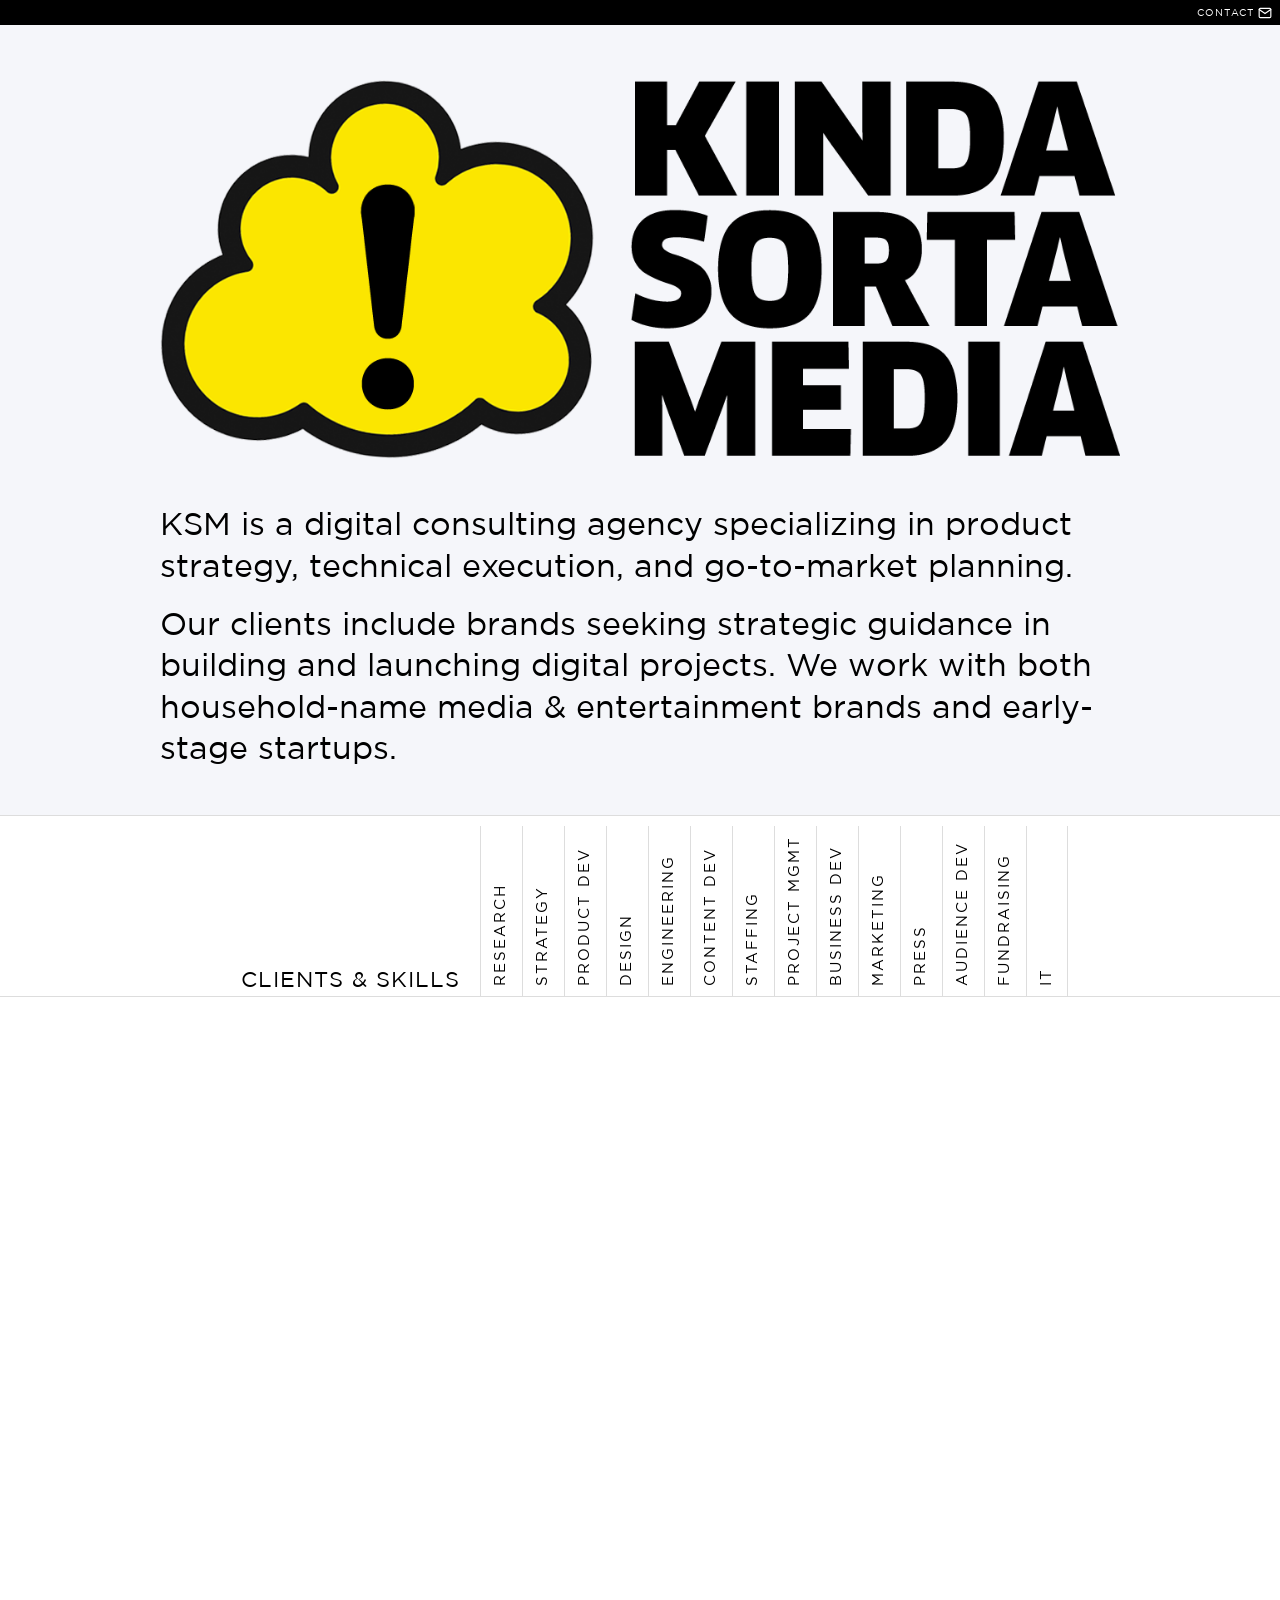
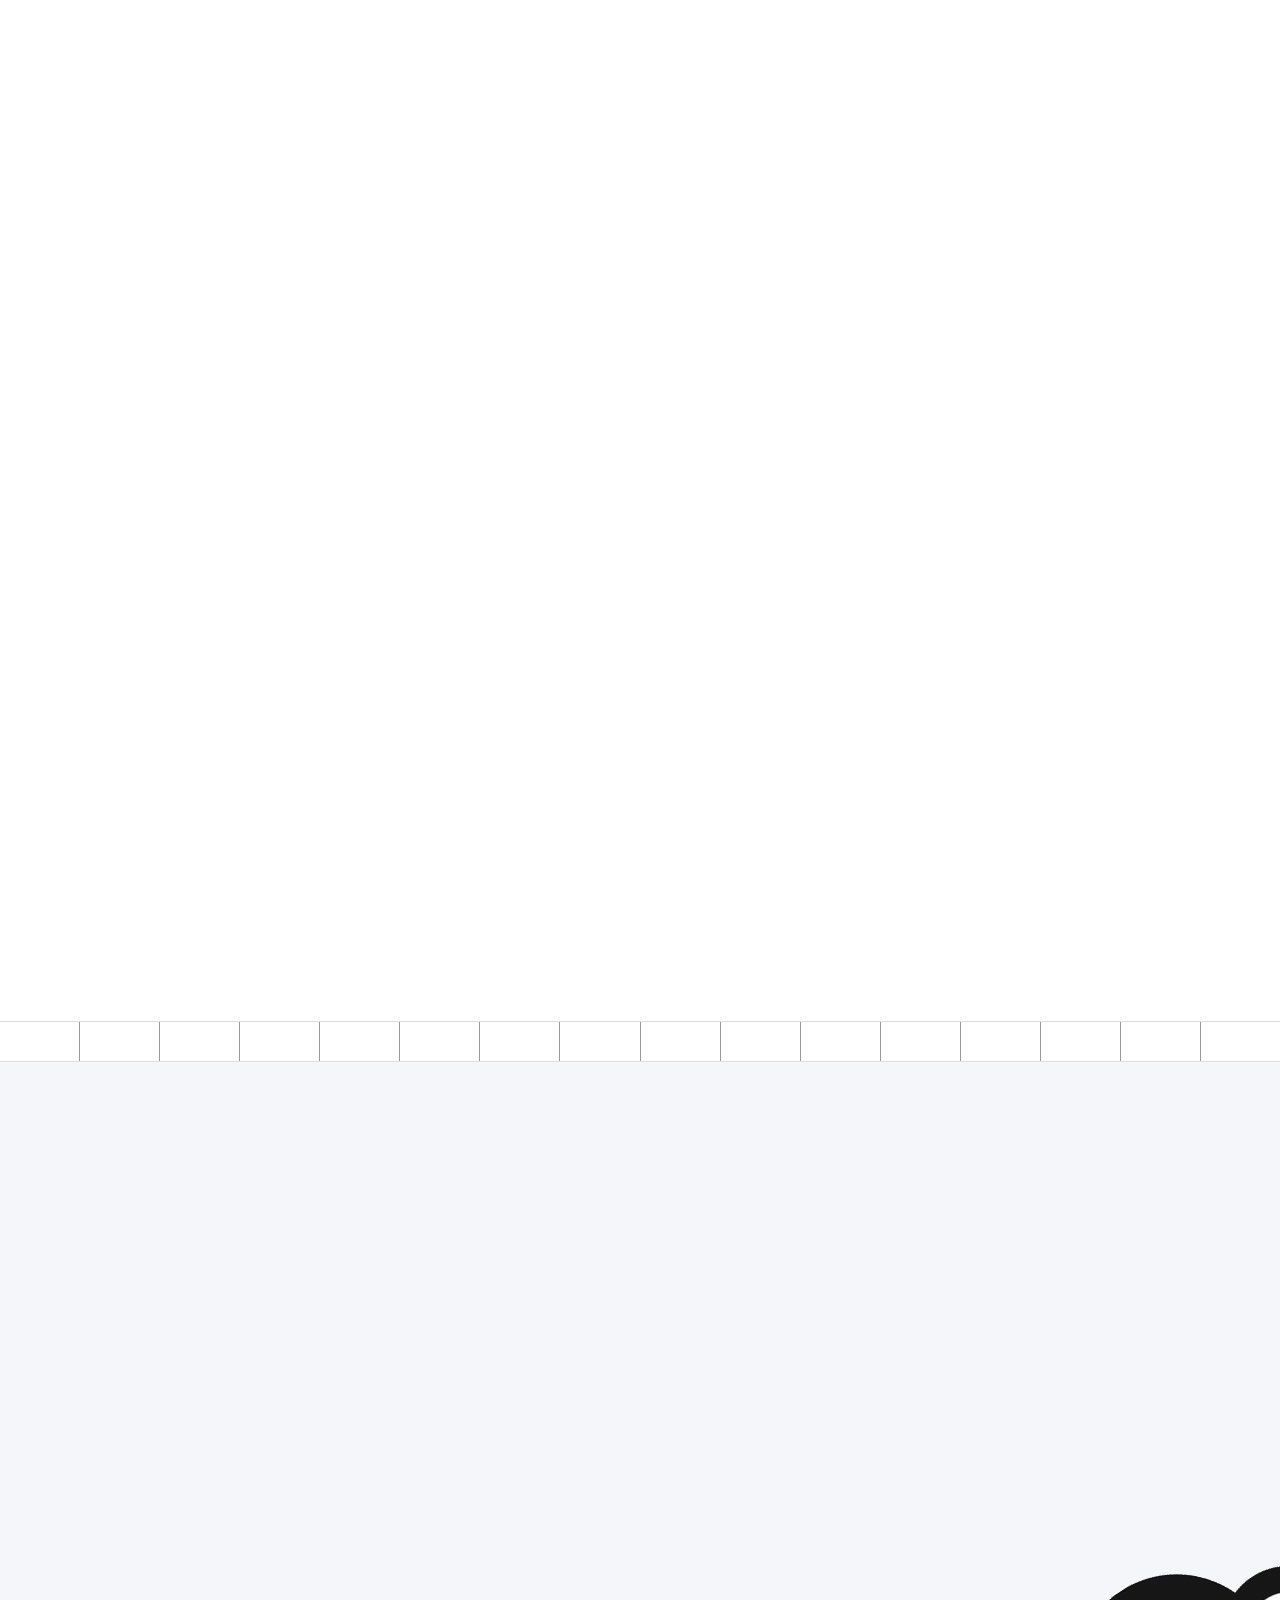
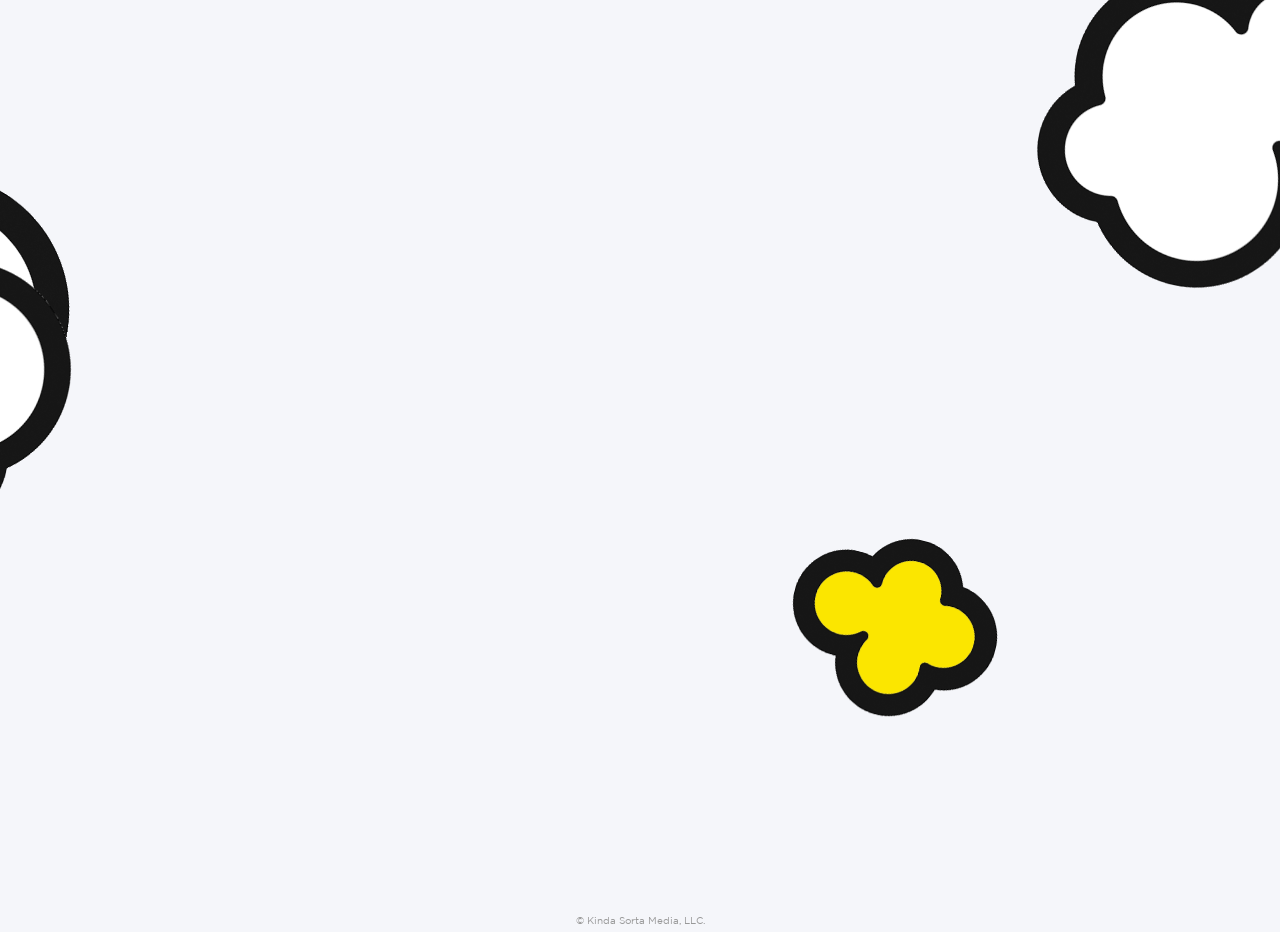
<file: index.html>
<!DOCTYPE html>
<html lang="en">
<head>
	<meta charset="UTF-8">
	<meta name="viewport" content="width=960">
	<title>Kinda Sorta Media | Digital Consulting Agency - Strategy, Development & Marketing</title>
	<meta name="description" content="KSM is a digital consulting agency specializing in product strategy, technical execution, and go-to-market planning for media, entertainment brands, and startups.">
	<meta name="keywords" content="Rex Sorgatz, agency, digital consulting, product strategy, digital marketing, media consulting, startup consulting, product development">
	<meta name="author" content="Rex Sorgatz">
	<meta name="robots" content="index, follow">
	<link rel="canonical" href="https://kindasortamedia.com/">

	<!-- Open Graph / Social -->
	<meta property="og:type" content="website">
	<meta property="og:url" content="https://kindasortamedia.com/">
	<meta property="og:title" content="Kinda Sorta Media | Digital Consulting Agency">
	<meta property="og:description" content="KSM is a digital consulting agency specializing in product strategy, technical execution, and go-to-market planning for media, entertainment brands, and startups.">
	<meta property="og:image" content="https://kindasortamedia.com/img/kinda-sorta-media-logo-social.png">
	<meta property="og:site_name" content="Kinda Sorta Media">

	<meta name="twitter:card" content="summary_large_image">
	<meta name="twitter:title" content="Kinda Sorta Media | Digital Consulting Agency">
	<meta name="twitter:description" content="KSM is a digital consulting agency specializing in product strategy, technical execution, and go-to-market planning for media, entertainment brands, and startups.">
	<meta name="twitter:image" content="https://kindasortamedia.com/img/kinda-sorta-media-logo-social.png">

	<meta name="theme-color" content="#000000">
	<!-- Favicon -->
	<link rel="icon" href="favicon.ico" sizes="48x48">
	<link rel="icon" type="image/png" sizes="16x16" href="img/favicon-16x16.png">
	<link rel="icon" type="image/png" sizes="32x32" href="img/favicon-32x32.png">
	<link rel="apple-touch-icon" sizes="180x180" href="img/apple-touch-icon.png">
	<link rel="icon" type="image/png" sizes="192x192" href="img/android-chrome-192x192.png">
	<link rel="icon" type="image/png" sizes="512x512" href="img/android-chrome-512x512.png">

	<!-- Preload -->
	<link rel="preload" as="image" href="img/kinda-sorta-media-logo.png">
	<link rel="preload" as="font" type="font/woff2" href="fonts/GothamBook.woff2" crossorigin>

	<style>
:root {
	--max-width: 960px;
	--color-black: #000000;
	--color-white: #ffffff;
	--color-gray-light: #dddddd;
	--color-gray-text: #999999;
	--color-bg: #f5f6fa;
}

/* Gotham Font Faces */
@font-face {
	font-family: "Gotham";
	src: url("fonts/GothamBook.woff2") format("woff2");
	font-weight: 400;
	font-style: normal;
	font-display: swap;
}

body {
	margin: 0 auto;
	text-align: center;
	font-family: "Gotham", "Arial Black", Gadget, Arial, Helvetica, sans-serif;
	font-weight: 400;
	min-height: 100%;
	color: var(--color-black);
	background-color: var(--color-bg);
}

h2 {
	margin: 0;
	padding: 0;
	font-size: 14px;
	line-height: 30px;
	text-transform: uppercase;
	font-weight: 400;
}

p {
	margin: 0 0 16px;
	padding: 0;
	font-size: 32px;
	line-height: 1.3;
}

a {
	text-decoration: none;
	color: inherit;
}

.visually-hidden {
	position: absolute;
	width: 1px;
	height: 1px;
	padding: 0;
	margin: -1px;
	overflow: hidden;
	clip: rect(0, 0, 0, 0);
	white-space: nowrap;
	border: 0;
}

.site-image {
	width: 240px;
	height: 69px;
	border: 1px solid var(--color-gray-light);
	border-radius: 3px;
	transition: border-color 0.3s ease, filter 0.3s ease;
}

.site-image:hover {
	border-color: var(--color-black);
	filter: invert(1);
}

#header {
	position: fixed;
	top: 0;
	left: 0;
	width: 100%;
	height: 25px;
	background-color: var(--color-black);
	z-index: 1000;
	display: flex;
	justify-content: flex-end;
	align-items: center;
}

#header a {
	color: var(--color-white);
	font-size: 10px;
	font-weight: 400;
	display: flex;
	align-items: center;
	padding-right: 8px;
	letter-spacing: 1px;
}

#alpha {
	width: 100%;
	padding: 80px 0 30px 0;
	background-color: var(--color-bg);
	border-bottom: 1px solid var(--color-gray-light);
}

#logo {
	width: 100%;
	max-width: var(--max-width);
	margin: 0 auto 40px;
	box-sizing: border-box;
}

@media (max-width: 960px) {
	#logo {
		padding: 0 20px;
	}
}

#logo img {
	width: 100%;
	height: auto;
}

#logo h1 {
	margin: 0;
	padding: 0;
	font-size: inherit;
	font-weight: inherit;
}

.teaser {
	text-align: left;
	padding: 0 20px;
	max-width: var(--max-width);
	margin: 0 auto;
}
.teaser p {
	text-wrap: pretty;
}
#beta {
	padding-bottom: 30px;
	background-color: var(--color-white);
}

.content {
	max-width: var(--max-width);
	width: 100%;
	margin: 4px auto 0 auto;
	display: flex;
	flex-direction: column;
	gap: 8px;
}

.clients {
	padding: 0 0 80px 0;
	display: flex;
	flex-direction: column;
	gap: 10px;
}

.client {
	display: flex;
	justify-content: center;
	align-items: flex-start;
	gap: 20px;
}

.client-image {
	flex-shrink: 0;
	text-align: right;
}

.client-image a {
	display: block;
}

.client-skills {
	flex-shrink: 0;
	display: grid;
	grid-template-columns: repeat(14, 34px);
	gap: 8px;
}

.tall-box,
.empty-tall-box {
	height: 71px;
	width: 34px;
	box-sizing: border-box;
	margin-left: 4px;
	border-radius: 3px;
	background-color: var(--color-black);
	border: 1px solid var(--color-black);
}

.empty-tall-box {
	border: 1px solid var(--color-gray-light);
	background-color: var(--color-gray-light);
}

/* Piano animation */
.client-image,
.tall-box,
.empty-tall-box {
	opacity: 0;
	transition: opacity 150ms ease-out;
}

.client.in-view .client-image { opacity: 1; transition-delay: 0ms; }
.client.in-view .client-skills > * {
	opacity: 1;
	transition-delay: calc(var(--i, 0) * 50ms);
}

#gamma {
	margin: 0 auto;
	overflow: hidden;
	padding: 80px 0;
	border-top: 1px solid var(--color-gray-light);
	position: relative;
	height: 150vh;
	background-color: var(--color-bg);
}

.decorative-boxes {
	position: absolute;
	top: 0;
	left: 0;
	width: 100%;
	display: flex;
	background-color: var(--color-white);
	border-bottom: 1px solid var(--color-gray-light);
	z-index: 3;
}

.decorative-boxes .box {
	flex: 1;
	aspect-ratio: 2;
	border-right: 1px solid var(--color-gray-text);
}

.decorative-boxes .box:last-child {
	border-right: none;
}

.floating-cloud {
	position: absolute;
	top: 50%;
	transform: translateY(-50%);
	will-change: left;
	z-index: 2;
	cursor: default;
}

.floating-cloud.spinning {
	animation: spin3x 1.5s ease-out forwards;
}

@keyframes spin3x {
	from { transform: rotate(0deg); }
	to { transform: rotate(1080deg); }
}

#cloud-yellow {
	cursor: pointer;
}

.gamma-footer {
	position: absolute;
	bottom: 0;
	left: 0;
	right: 0;
	text-align: center;
	font-size: 10px;
	color: var(--color-gray-text);
	z-index: 1;
	margin: 0;
	padding-bottom: 5px;
}

/* Skills Header */
.skills-header {
	position: sticky;
	top: 25px;
	z-index: 100;
	background: var(--color-white);
	border-bottom: 1px solid var(--color-gray-light);
}

/* Mobile browser chrome compensation */
@supports (-webkit-touch-callout: none) {
	/* iOS Safari and Chrome on iOS */
	.skills-header.is-stuck {
		padding-top: 50px;
		transition: padding-top 0.15s ease-out;
	}
}

@media (hover: none) and (pointer: coarse) {
	/* Touch devices (Android Chrome, etc.) */
	.skills-header.is-stuck {
		padding-top: 50px;
		transition: padding-top 0.15s ease-out;
	}
}

.skills-header-inner {
	max-width: var(--max-width);
	margin: 0 auto;
	display: flex;
	justify-content: center;
	gap: 20px;
}

.skills-header-spacer {
	width: 240px;
	flex-shrink: 0;
	margin: 0 0 2px 0;
	font-size: 22px;
	text-transform: uppercase;
	text-align: right;
	align-self: flex-end;
	letter-spacing: 1px;
}

.skills-header-labels {
	flex-shrink: 0;
	display: grid;
	grid-template-columns: repeat(14, 34px);
	gap: 8px;
	align-items: end;
}

.skill-label {
	width: 34px;
	height: 170px;
	margin: 0;
	font-size: 15px;
	text-transform: uppercase;
	white-space: nowrap;
	position: relative;
	border-left: 1px solid var(--color-gray-light);
	border-right: 1px solid var(--color-white);
}
.skill-label:last-of-type {
	border-right: 1px solid var(--color-gray-light);
	width: 40px;
}
.skill-label span {
	position: absolute;
	bottom: 0;
	left: 28px;
	transform: rotate(-90deg);
	transform-origin: bottom left;
	font-weight: 400;
	letter-spacing: 2px;
	margin-bottom: 10px;
}
	</style>

	<!-- Structured Data -->
	<script type="application/ld+json">
	{
		"@context": "https://schema.org",
		"@type": "Organization",
		"name": "Kinda Sorta Media",
		"alternateName": "KSM",
		"url": "https://kindasortamedia.com",
		"logo": "https://kindasortamedia.com/img/kinda-sorta-media-logo.png",
		"description": "Digital consulting agency specializing in product strategy, development, and marketing.",
		"email": "rexsorgatz@gmail.com",
		"founder": {
			"@type": "Person",
			"name": "Rex Sorgatz",
			"url": "https://rexsorgatz.com/"
		},
		"sameAs": [
			"https://www.linkedin.com/company/5076661/",
			"https://rexsorgatz.com/"
		],
		"serviceType": ["Digital Consulting", "Product Strategy", "Product Development", "Marketing", "Research", "Engineering", "Business Development", "Content Development", "Design", "Staffing", "Project Management", "Fundraising", "IT"]
	}
	</script>
</head>

<body>
<header id="header">
	<a href="mailto:info@kindasortamedia.com?subject=KSM%20Info">
		<span>CONTACT</span> <svg aria-hidden="true" width="14" height="14" viewBox="0 0 24 24" fill="none" stroke="currentColor" stroke-width="2" stroke-linecap="round" stroke-linejoin="round" style="margin-left: 4px; display: block;"><path d="M4 4h16c1.1 0 2 .9 2 2v12c0 1.1-.9 2-2 2H4c-1.1 0-2-.9-2-2V6c0-1.1.9-2 2-2z"></path><polyline points="22,6 12,13 2,6"></polyline></svg>
	</a>
</header>

<main>
	<section id="alpha">
		<div id="logo">
			<h1><img src="img/kinda-sorta-media-logo.png" width="1154" height="456" alt="Kinda Sorta Media" fetchpriority="high"></h1>
		</div>
		<div class="teaser">
			<p>KSM is a digital consulting agency specializing in product strategy, technical execution, and go-to-market planning.</p>
			<p>Our clients include brands seeking strategic guidance in building and launching digital projects. We work with both household-name media & entertainment brands and early-stage startups.</p>
		</div>
	</section>

	<section id="beta">
		<div class="clients">
			<div class="skills-header-sentinel" aria-hidden="true"></div>
			<div class="skills-header">
				<div class="skills-header-inner">
					<h2 class="skills-header-spacer">Clients &amp; Skills</h2>
					<div class="skills-header-labels">
						<h3 class="skill-label"><span>Research</span></h3>
						<h3 class="skill-label"><span>Strategy</span></h3>
						<h3 class="skill-label"><span>Product Dev</span></h3>
						<h3 class="skill-label"><span>Design</span></h3>
						<h3 class="skill-label"><span>Engineering</span></h3>
						<h3 class="skill-label"><span>Content Dev</span></h3>
						<h3 class="skill-label"><span>Staffing</span></h3>
						<h3 class="skill-label"><span>Project Mgmt</span></h3>
						<h3 class="skill-label"><span>Business Dev</span></h3>
						<h3 class="skill-label"><span>Marketing</span></h3>
						<h3 class="skill-label"><span>Press</span></h3>
						<h3 class="skill-label"><span>Audience Dev</span></h3>
						<h3 class="skill-label"><span>Fundraising</span></h3>
						<h3 class="skill-label"><span>IT</span></h3>
					</div>
				</div>
			</div>
			<div class="content">
				<article class="client">
					<h3 class="visually-hidden">AndThen</h3>
					<div class="client-image"><a target="_blank" rel="noopener" href="https://andthen.chat/"><img class="site-image" width="240" height="69" loading="lazy" decoding="async" src="img/logo-andthen.png" alt="AndThen"></a></div>
					<div class="client-skills" aria-label="Services provided: Research, Strategy, Product Dev, Design, Engineering, Content Dev, Staffing, Project Mgmt, Business Dev, Marketing, Press, Audience Dev, Fundraising, IT">
						<span class="tall-box" aria-hidden="true"></span>
						<span class="tall-box" aria-hidden="true"></span>
						<span class="tall-box" aria-hidden="true"></span>
						<span class="tall-box" aria-hidden="true"></span>
						<span class="tall-box" aria-hidden="true"></span>
						<span class="tall-box" aria-hidden="true"></span>
						<span class="tall-box" aria-hidden="true"></span>
						<span class="tall-box" aria-hidden="true"></span>
						<span class="tall-box" aria-hidden="true"></span>
						<span class="tall-box" aria-hidden="true"></span>
						<span class="tall-box" aria-hidden="true"></span>
						<span class="tall-box" aria-hidden="true"></span>
						<span class="tall-box" aria-hidden="true"></span>
						<span class="tall-box" aria-hidden="true"></span>
					</div>
				</article>
				<article class="client">
					<h3 class="visually-hidden">SNL Digital</h3>
					<div class="client-image"><img class="site-image" width="240" height="69" loading="lazy" decoding="async" src="img/logo-snl.jpg" alt="SNL Digital"></div>
					<div class="client-skills" aria-label="Services provided: Strategy, Product Dev, Content Dev, Staffing, Project Mgmt, Business Dev">
						<span class="empty-tall-box" aria-hidden="true"></span>
						<span class="tall-box" aria-hidden="true"></span>
						<span class="tall-box" aria-hidden="true"></span>
						<span class="empty-tall-box" aria-hidden="true"></span>
						<span class="empty-tall-box" aria-hidden="true"></span>
						<span class="tall-box" aria-hidden="true"></span>
						<span class="tall-box" aria-hidden="true"></span>
						<span class="tall-box" aria-hidden="true"></span>
						<span class="tall-box" aria-hidden="true"></span>
						<span class="empty-tall-box" aria-hidden="true"></span>
						<span class="empty-tall-box" aria-hidden="true"></span>
						<span class="empty-tall-box" aria-hidden="true"></span>
						<span class="empty-tall-box" aria-hidden="true"></span>
						<span class="empty-tall-box" aria-hidden="true"></span>
					</div>
				</article>
				<article class="client">
					<h3 class="visually-hidden">WeWork</h3>
					<div class="client-image"><a target="_blank" rel="noopener" href="https://www.wework.com/"><img class="site-image" width="240" height="69" loading="lazy" decoding="async" src="img/logo-wework.png" alt="WeWork"></a></div>
					<div class="client-skills" aria-label="Services provided: Product Dev, Design, Engineering, Content Dev, Marketing, Audience Dev">
						<span class="empty-tall-box" aria-hidden="true"></span>
						<span class="empty-tall-box" aria-hidden="true"></span>
						<span class="tall-box" aria-hidden="true"></span>
						<span class="tall-box" aria-hidden="true"></span>
						<span class="tall-box" aria-hidden="true"></span>
						<span class="tall-box" aria-hidden="true"></span>
						<span class="empty-tall-box" aria-hidden="true"></span>
						<span class="empty-tall-box" aria-hidden="true"></span>
						<span class="empty-tall-box" aria-hidden="true"></span>
						<span class="tall-box" aria-hidden="true"></span>
						<span class="empty-tall-box" aria-hidden="true"></span>
						<span class="tall-box" aria-hidden="true"></span>
						<span class="empty-tall-box" aria-hidden="true"></span>
						<span class="empty-tall-box" aria-hidden="true"></span>
					</div>
				</article>
				<article class="client">
					<h3 class="visually-hidden">Interview Magazine</h3>
					<div class="client-image"><a target="_blank" rel="noopener" href="https://www.interviewmagazine.com/"><img class="site-image" width="240" height="69" loading="lazy" decoding="async" src="img/logo-interview.png" alt="Interview Magazine"></a></div>
					<div class="client-skills" aria-label="Services provided: Product Dev, Engineering, Business Dev, Marketing, IT">
						<span class="empty-tall-box" aria-hidden="true"></span>
						<span class="empty-tall-box" aria-hidden="true"></span>
						<span class="tall-box" aria-hidden="true"></span>
						<span class="empty-tall-box" aria-hidden="true"></span>
						<span class="tall-box" aria-hidden="true"></span>
						<span class="empty-tall-box" aria-hidden="true"></span>
						<span class="empty-tall-box" aria-hidden="true"></span>
						<span class="empty-tall-box" aria-hidden="true"></span>
						<span class="tall-box" aria-hidden="true"></span>
						<span class="tall-box" aria-hidden="true"></span>
						<span class="empty-tall-box" aria-hidden="true"></span>
						<span class="empty-tall-box" aria-hidden="true"></span>
						<span class="empty-tall-box" aria-hidden="true"></span>
						<span class="tall-box" aria-hidden="true"></span>
					</div>
				</article>
				<article class="client">
					<h3 class="visually-hidden">Medium</h3>
					<div class="client-image"><a target="_blank" rel="noopener" href="https://www.medium.com/"><img class="site-image" width="240" height="69" loading="lazy" decoding="async" src="img/logo-medium.png" alt="Medium"></a></div>
					<div class="client-skills" aria-label="Services provided: Strategy, Product Dev, Content Dev">
						<span class="empty-tall-box" aria-hidden="true"></span>
						<span class="tall-box" aria-hidden="true"></span>
						<span class="tall-box" aria-hidden="true"></span>
						<span class="empty-tall-box" aria-hidden="true"></span>
						<span class="empty-tall-box" aria-hidden="true"></span>
						<span class="tall-box" aria-hidden="true"></span>
						<span class="empty-tall-box" aria-hidden="true"></span>
						<span class="empty-tall-box" aria-hidden="true"></span>
						<span class="empty-tall-box" aria-hidden="true"></span>
						<span class="empty-tall-box" aria-hidden="true"></span>
						<span class="empty-tall-box" aria-hidden="true"></span>
						<span class="empty-tall-box" aria-hidden="true"></span>
						<span class="empty-tall-box" aria-hidden="true"></span>
						<span class="empty-tall-box" aria-hidden="true"></span>
					</div>
				</article>
				<article class="client">
					<h3 class="visually-hidden">BuzzFeed</h3>
					<div class="client-image"><a target="_blank" rel="noopener" href="https://www.buzzfeed.com/"><img class="site-image" width="240" height="69" loading="lazy" decoding="async" src="img/logo-buzzfeed.jpg" alt="BuzzFeed"></a></div>
					<div class="client-skills" aria-label="Services provided: Strategy, Product Dev">
						<span class="empty-tall-box" aria-hidden="true"></span>
						<span class="tall-box" aria-hidden="true"></span>
						<span class="tall-box" aria-hidden="true"></span>
						<span class="empty-tall-box" aria-hidden="true"></span>
						<span class="empty-tall-box" aria-hidden="true"></span>
						<span class="empty-tall-box" aria-hidden="true"></span>
						<span class="empty-tall-box" aria-hidden="true"></span>
						<span class="empty-tall-box" aria-hidden="true"></span>
						<span class="empty-tall-box" aria-hidden="true"></span>
						<span class="empty-tall-box" aria-hidden="true"></span>
						<span class="empty-tall-box" aria-hidden="true"></span>
						<span class="empty-tall-box" aria-hidden="true"></span>
						<span class="empty-tall-box" aria-hidden="true"></span>
						<span class="empty-tall-box" aria-hidden="true"></span>
					</div>
				</article>
				<article class="client">
					<h3 class="visually-hidden">Rookie Magazine</h3>
					<div class="client-image"><a target="_blank" rel="noopener" href="https://rookiemag.com/"><img class="site-image" width="240" height="69" loading="lazy" decoding="async" src="img/logo-rookie.jpg" alt="Rookie Magazine"></a></div>
					<div class="client-skills" aria-label="Services provided: Strategy, Business Dev, Fundraising">
						<span class="empty-tall-box" aria-hidden="true"></span>
						<span class="tall-box" aria-hidden="true"></span>
						<span class="empty-tall-box" aria-hidden="true"></span>
						<span class="empty-tall-box" aria-hidden="true"></span>
						<span class="empty-tall-box" aria-hidden="true"></span>
						<span class="empty-tall-box" aria-hidden="true"></span>
						<span class="empty-tall-box" aria-hidden="true"></span>
						<span class="empty-tall-box" aria-hidden="true"></span>
						<span class="tall-box" aria-hidden="true"></span>
						<span class="empty-tall-box" aria-hidden="true"></span>
						<span class="empty-tall-box" aria-hidden="true"></span>
						<span class="empty-tall-box" aria-hidden="true"></span>
						<span class="tall-box" aria-hidden="true"></span>
						<span class="empty-tall-box" aria-hidden="true"></span>
					</div>
				</article>
				<article class="client">
					<h3 class="visually-hidden">Of a Kind</h3>
					<div class="client-image"><a target="_blank" rel="noopener" href="https://www.ofakind.com/"><img class="site-image" width="240" height="69" loading="lazy" decoding="async" src="img/logo-ofakind.jpg" alt="Of a Kind"></a></div>
					<div class="client-skills" aria-label="Services provided: Research, Strategy, Product Dev, Design, Content Dev, Staffing, Project Mgmt, Business Dev, Marketing, Press, Audience Dev, IT">
						<span class="tall-box" aria-hidden="true"></span>
						<span class="tall-box" aria-hidden="true"></span>
						<span class="tall-box" aria-hidden="true"></span>
						<span class="tall-box" aria-hidden="true"></span>
						<span class="empty-tall-box" aria-hidden="true"></span>
						<span class="tall-box" aria-hidden="true"></span>
						<span class="tall-box" aria-hidden="true"></span>
						<span class="tall-box" aria-hidden="true"></span>
						<span class="tall-box" aria-hidden="true"></span>
						<span class="tall-box" aria-hidden="true"></span>
						<span class="tall-box" aria-hidden="true"></span>
						<span class="tall-box" aria-hidden="true"></span>
						<span class="empty-tall-box" aria-hidden="true"></span>
						<span class="tall-box" aria-hidden="true"></span>
					</div>
				</article>
				<article class="client">
					<h3 class="visually-hidden">MSNBC</h3>
					<div class="client-image"><a target="_blank" rel="noopener" href="https://www.msnbc.com/"><img class="site-image" width="240" height="69" loading="lazy" decoding="async" src="img/logo-msnbc.jpg" alt="MSNBC"></a></div>
					<div class="client-skills" aria-label="Services provided: Research, Strategy, Product Dev, Design, Engineering, Content Dev, Staffing, Project Mgmt, Business Dev, Marketing">
						<span class="tall-box" aria-hidden="true"></span>
						<span class="tall-box" aria-hidden="true"></span>
						<span class="tall-box" aria-hidden="true"></span>
						<span class="tall-box" aria-hidden="true"></span>
						<span class="tall-box" aria-hidden="true"></span>
						<span class="tall-box" aria-hidden="true"></span>
						<span class="tall-box" aria-hidden="true"></span>
						<span class="tall-box" aria-hidden="true"></span>
						<span class="tall-box" aria-hidden="true"></span>
						<span class="tall-box" aria-hidden="true"></span>
						<span class="empty-tall-box" aria-hidden="true"></span>
						<span class="empty-tall-box" aria-hidden="true"></span>
						<span class="empty-tall-box" aria-hidden="true"></span>
						<span class="empty-tall-box" aria-hidden="true"></span>
					</div>
				</article>
				<article class="client">
					<h3 class="visually-hidden">The Fine Print</h3>
					<div class="client-image"><a target="_blank" rel="noopener" href="https://thefineprintnyc.com/"><img class="site-image" width="240" height="69" loading="lazy" decoding="async" src="img/logo-the-fine-print.png" alt="The Fine Print"></a></div>
					<div class="client-skills" aria-label="Services provided: Strategy, Product Dev, Design, Business Dev">
						<span class="empty-tall-box" aria-hidden="true"></span>
						<span class="tall-box" aria-hidden="true"></span>
						<span class="tall-box" aria-hidden="true"></span>
						<span class="tall-box" aria-hidden="true"></span>
						<span class="empty-tall-box" aria-hidden="true"></span>
						<span class="empty-tall-box" aria-hidden="true"></span>
						<span class="empty-tall-box" aria-hidden="true"></span>
						<span class="empty-tall-box" aria-hidden="true"></span>
						<span class="tall-box" aria-hidden="true"></span>
						<span class="empty-tall-box" aria-hidden="true"></span>
						<span class="empty-tall-box" aria-hidden="true"></span>
						<span class="empty-tall-box" aria-hidden="true"></span>
						<span class="empty-tall-box" aria-hidden="true"></span>
						<span class="empty-tall-box" aria-hidden="true"></span>
					</div>
				</article>
				<article class="client">
					<h3 class="visually-hidden">The Players Tribune</h3>
					<div class="client-image"><a target="_blank" rel="noopener" href="https://www.theplayerstribune.com/"><img class="site-image" width="240" height="69" loading="lazy" decoding="async" src="img/logo-the-players-tribune.jpg" alt="The Players Tribune"></a></div>
					<div class="client-skills" aria-label="Services provided: Strategy, Product Dev, Design, Engineering">
						<span class="empty-tall-box" aria-hidden="true"></span>
						<span class="tall-box" aria-hidden="true"></span>
						<span class="tall-box" aria-hidden="true"></span>
						<span class="tall-box" aria-hidden="true"></span>
						<span class="tall-box" aria-hidden="true"></span>
						<span class="empty-tall-box" aria-hidden="true"></span>
						<span class="empty-tall-box" aria-hidden="true"></span>
						<span class="empty-tall-box" aria-hidden="true"></span>
						<span class="empty-tall-box" aria-hidden="true"></span>
						<span class="empty-tall-box" aria-hidden="true"></span>
						<span class="empty-tall-box" aria-hidden="true"></span>
						<span class="empty-tall-box" aria-hidden="true"></span>
						<span class="empty-tall-box" aria-hidden="true"></span>
						<span class="empty-tall-box" aria-hidden="true"></span>
					</div>
				</article>
				<article class="client">
					<h3 class="visually-hidden">No Kings</h3>
					<div class="client-image"><a target="_blank" rel="noopener" href="https://nokingshq.com/"><img class="site-image" width="240" height="69" loading="lazy" decoding="async" src="img/logo-no-kings.jpg" alt="No Kings"></a></div>
					<div class="client-skills" aria-label="Services provided: Strategy, Product Dev, Content Dev, Business Dev, Marketing">
						<span class="empty-tall-box" aria-hidden="true"></span>
						<span class="tall-box" aria-hidden="true"></span>
						<span class="tall-box" aria-hidden="true"></span>
						<span class="empty-tall-box" aria-hidden="true"></span>
						<span class="empty-tall-box" aria-hidden="true"></span>
						<span class="tall-box" aria-hidden="true"></span>
						<span class="empty-tall-box" aria-hidden="true"></span>
						<span class="empty-tall-box" aria-hidden="true"></span>
						<span class="tall-box" aria-hidden="true"></span>
						<span class="tall-box" aria-hidden="true"></span>
						<span class="empty-tall-box" aria-hidden="true"></span>
						<span class="empty-tall-box" aria-hidden="true"></span>
						<span class="empty-tall-box" aria-hidden="true"></span>
						<span class="empty-tall-box" aria-hidden="true"></span>
					</div>
				</article>
				<article class="client">
					<h3 class="visually-hidden">MLS Soccer</h3>
					<div class="client-image"><a target="_blank" rel="noopener" href="https://www.mlssoccer.com/"><img class="site-image" width="240" height="69" loading="lazy" decoding="async" src="img/logo-mls.jpg" alt="MLS Soccer"></a></div>
					<div class="client-skills" aria-label="Services provided: Strategy, Product Dev, Design, Content Dev, Staffing, Project Mgmt, Business Dev">
						<span class="empty-tall-box" aria-hidden="true"></span>
						<span class="tall-box" aria-hidden="true"></span>
						<span class="tall-box" aria-hidden="true"></span>
						<span class="tall-box" aria-hidden="true"></span>
						<span class="empty-tall-box" aria-hidden="true"></span>
						<span class="tall-box" aria-hidden="true"></span>
						<span class="tall-box" aria-hidden="true"></span>
						<span class="tall-box" aria-hidden="true"></span>
						<span class="tall-box" aria-hidden="true"></span>
						<span class="empty-tall-box" aria-hidden="true"></span>
						<span class="empty-tall-box" aria-hidden="true"></span>
						<span class="empty-tall-box" aria-hidden="true"></span>
						<span class="empty-tall-box" aria-hidden="true"></span>
						<span class="empty-tall-box" aria-hidden="true"></span>
					</div>
				</article>
				<article class="client">
					<h3 class="visually-hidden">VYou</h3>
					<div class="client-image"><a target="_blank" rel="noopener" href="https://vyou.com/"><img class="site-image" width="240" height="69" loading="lazy" decoding="async" src="img/logo-vyou.jpg" alt="VYou"></a></div>
					<div class="client-skills" aria-label="Services provided: Strategy, Product Dev, Content Dev, Staffing, Project Mgmt, Marketing, Audience Dev, Fundraising">
						<span class="empty-tall-box" aria-hidden="true"></span>
						<span class="tall-box" aria-hidden="true"></span>
						<span class="tall-box" aria-hidden="true"></span>
						<span class="empty-tall-box" aria-hidden="true"></span>
						<span class="empty-tall-box" aria-hidden="true"></span>
						<span class="tall-box" aria-hidden="true"></span>
						<span class="tall-box" aria-hidden="true"></span>
						<span class="tall-box" aria-hidden="true"></span>
						<span class="empty-tall-box" aria-hidden="true"></span>
						<span class="tall-box" aria-hidden="true"></span>
						<span class="empty-tall-box" aria-hidden="true"></span>
						<span class="tall-box" aria-hidden="true"></span>
						<span class="tall-box" aria-hidden="true"></span>
						<span class="empty-tall-box" aria-hidden="true"></span>
					</div>
				</article>
				<article class="client">
					<h3 class="visually-hidden">The Week</h3>
					<div class="client-image"><a target="_blank" rel="noopener" href="https://theweek.com/"><img class="site-image" width="240" height="69" loading="lazy" decoding="async" src="img/logo-theweek.jpg" alt="The Week"></a></div>
					<div class="client-skills" aria-label="Services provided: Research, Strategy, Product Dev, Content Dev, Staffing, Project Mgmt, Business Dev, Marketing, Audience Dev">
						<span class="tall-box" aria-hidden="true"></span>
						<span class="tall-box" aria-hidden="true"></span>
						<span class="tall-box" aria-hidden="true"></span>
						<span class="empty-tall-box" aria-hidden="true"></span>
						<span class="empty-tall-box" aria-hidden="true"></span>
						<span class="tall-box" aria-hidden="true"></span>
						<span class="tall-box" aria-hidden="true"></span>
						<span class="tall-box" aria-hidden="true"></span>
						<span class="tall-box" aria-hidden="true"></span>
						<span class="tall-box" aria-hidden="true"></span>
						<span class="empty-tall-box" aria-hidden="true"></span>
						<span class="tall-box" aria-hidden="true"></span>
						<span class="empty-tall-box" aria-hidden="true"></span>
						<span class="empty-tall-box" aria-hidden="true"></span>
					</div>
				</article>
				<!-- <article class="client">
					<h3 class="visually-hidden">The New York Times</h3>
					<div class="client-image"><a target="_blank" rel="noopener" href="https://www.nytimes.com/"><img class="site-image" width="240" height="69" loading="lazy" decoding="async" src="img/logo-nyt.gif" alt="The New York Times"></a></div>
					<div class="client-skills" aria-label="Services provided: Research">
						<span class="tall-box" aria-hidden="true"></span>
						<span class="empty-tall-box" aria-hidden="true"></span>
						<span class="empty-tall-box" aria-hidden="true"></span>
						<span class="empty-tall-box" aria-hidden="true"></span>
						<span class="empty-tall-box" aria-hidden="true"></span>
						<span class="empty-tall-box" aria-hidden="true"></span>
						<span class="empty-tall-box" aria-hidden="true"></span>
						<span class="empty-tall-box" aria-hidden="true"></span>
						<span class="empty-tall-box" aria-hidden="true"></span>
						<span class="empty-tall-box" aria-hidden="true"></span>
						<span class="empty-tall-box" aria-hidden="true"></span>
						<span class="empty-tall-box" aria-hidden="true"></span>
						<span class="empty-tall-box" aria-hidden="true"></span>
						<span class="empty-tall-box" aria-hidden="true"></span>
					</div>
				</article> -->
				<article class="client">
					<h3 class="visually-hidden">IFC</h3>
					<div class="client-image"><a target="_blank" rel="noopener" href="https://www.ifc.com/"><img class="site-image" width="240" height="69" loading="lazy" decoding="async" src="img/logo-ifc.jpg" alt="IFC"></a></div>
					<div class="client-skills" aria-label="Services provided: Strategy, Product Dev, Design, Content Dev, Staffing, Project Mgmt, Business Dev, Marketing">
						<span class="empty-tall-box" aria-hidden="true"></span>
						<span class="tall-box" aria-hidden="true"></span>
						<span class="tall-box" aria-hidden="true"></span>
						<span class="tall-box" aria-hidden="true"></span>
						<span class="empty-tall-box" aria-hidden="true"></span>
						<span class="tall-box" aria-hidden="true"></span>
						<span class="tall-box" aria-hidden="true"></span>
						<span class="tall-box" aria-hidden="true"></span>
						<span class="tall-box" aria-hidden="true"></span>
						<span class="tall-box" aria-hidden="true"></span>
						<span class="empty-tall-box" aria-hidden="true"></span>
						<span class="empty-tall-box" aria-hidden="true"></span>
						<span class="empty-tall-box" aria-hidden="true"></span>
						<span class="empty-tall-box" aria-hidden="true"></span>
					</div>
				</article>
				<article class="client">
					<h3 class="visually-hidden">HowAboutWe</h3>
					<div class="client-image"><a target="_blank" rel="noopener" href="https://www.howaboutwe.com/"><img class="site-image" width="240" height="69" loading="lazy" decoding="async" src="img/logo-howaboutwe.jpg" alt="HowAboutWe"></a></div>
					<div class="client-skills" aria-label="Services provided: Product Dev, Engineering, IT">
						<span class="empty-tall-box" aria-hidden="true"></span>
						<span class="empty-tall-box" aria-hidden="true"></span>
						<span class="tall-box" aria-hidden="true"></span>
						<span class="empty-tall-box" aria-hidden="true"></span>
						<span class="tall-box" aria-hidden="true"></span>
						<span class="empty-tall-box" aria-hidden="true"></span>
						<span class="empty-tall-box" aria-hidden="true"></span>
						<span class="empty-tall-box" aria-hidden="true"></span>
						<span class="empty-tall-box" aria-hidden="true"></span>
						<span class="empty-tall-box" aria-hidden="true"></span>
						<span class="empty-tall-box" aria-hidden="true"></span>
						<span class="empty-tall-box" aria-hidden="true"></span>
						<span class="empty-tall-box" aria-hidden="true"></span>
						<span class="tall-box" aria-hidden="true"></span>
					</div>
				</article>
				<article class="client">
					<h3 class="visually-hidden">NBC Olympics</h3>
					<div class="client-image"><a target="_blank" rel="noopener" href="https://www.nbcolympics.com/"><img class="site-image" width="240" height="69" loading="lazy" decoding="async" src="img/logo-olympics.jpg" alt="NBC Olympics"></a></div>
					<div class="client-skills" aria-label="Services provided: Strategy, Product Dev, Design, Engineering, Content Dev, Staffing, Project Mgmt, Business Dev">
						<span class="empty-tall-box" aria-hidden="true"></span>
						<span class="tall-box" aria-hidden="true"></span>
						<span class="tall-box" aria-hidden="true"></span>
						<span class="tall-box" aria-hidden="true"></span>
						<span class="tall-box" aria-hidden="true"></span>
						<span class="tall-box" aria-hidden="true"></span>
						<span class="tall-box" aria-hidden="true"></span>
						<span class="tall-box" aria-hidden="true"></span>
						<span class="tall-box" aria-hidden="true"></span>
						<span class="empty-tall-box" aria-hidden="true"></span>
						<span class="empty-tall-box" aria-hidden="true"></span>
						<span class="empty-tall-box" aria-hidden="true"></span>
						<span class="empty-tall-box" aria-hidden="true"></span>
						<span class="empty-tall-box" aria-hidden="true"></span>
					</div>
				</article>
				<article class="client">
					<h3 class="visually-hidden">Flavorpill</h3>
					<div class="client-image"><a target="_blank" rel="noopener" href="https://www.flavorwire.com/"><img class="site-image" width="240" height="69" loading="lazy" decoding="async" src="img/logo-flavorpill.jpg" alt="Flavorpill"></a></div>
					<div class="client-skills" aria-label="Services provided: Strategy, Product Dev, Design, Engineering">
						<span class="empty-tall-box" aria-hidden="true"></span>
						<span class="tall-box" aria-hidden="true"></span>
						<span class="tall-box" aria-hidden="true"></span>
						<span class="tall-box" aria-hidden="true"></span>
						<span class="tall-box" aria-hidden="true"></span>
						<span class="empty-tall-box" aria-hidden="true"></span>
						<span class="empty-tall-box" aria-hidden="true"></span>
						<span class="empty-tall-box" aria-hidden="true"></span>
						<span class="empty-tall-box" aria-hidden="true"></span>
						<span class="empty-tall-box" aria-hidden="true"></span>
						<span class="empty-tall-box" aria-hidden="true"></span>
						<span class="empty-tall-box" aria-hidden="true"></span>
						<span class="empty-tall-box" aria-hidden="true"></span>
						<span class="empty-tall-box" aria-hidden="true"></span>
					</div>
				</article>
				<article class="client">
					<h3 class="visually-hidden">TV Guide</h3>
					<div class="client-image"><a target="_blank" rel="noopener" href="https://www.tvguidemagazine.com/"><img class="site-image" width="240" height="69" loading="lazy" decoding="async" src="img/logo-tvguide.jpg" alt="TV Guide"></a></div>
					<div class="client-skills" aria-label="Services provided: Strategy, Product Dev, Content Dev, Project Mgmt, Business Dev, Marketing, Audience Dev">
						<span class="empty-tall-box" aria-hidden="true"></span>
						<span class="tall-box" aria-hidden="true"></span>
						<span class="tall-box" aria-hidden="true"></span>
						<span class="empty-tall-box" aria-hidden="true"></span>
						<span class="empty-tall-box" aria-hidden="true"></span>
						<span class="tall-box" aria-hidden="true"></span>
						<span class="empty-tall-box" aria-hidden="true"></span>
						<span class="tall-box" aria-hidden="true"></span>
						<span class="tall-box" aria-hidden="true"></span>
						<span class="tall-box" aria-hidden="true"></span>
						<span class="empty-tall-box" aria-hidden="true"></span>
						<span class="tall-box" aria-hidden="true"></span>
						<span class="empty-tall-box" aria-hidden="true"></span>
						<span class="empty-tall-box" aria-hidden="true"></span>
					</div>
				</article>
				<article class="client">
					<h3 class="visually-hidden">Mediaite</h3>
					<div class="client-image"><a target="_blank" rel="noopener" href="https://www.mediaite.com/"><img class="site-image" width="240" height="69" loading="lazy" decoding="async" src="img/logo-mediaite.jpg" alt="Mediaite"></a></div>
					<div class="client-skills" aria-label="Services provided: Strategy, Product Dev, Design, Engineering, Content Dev, Staffing, Project Mgmt, Business Dev, IT">
						<span class="empty-tall-box" aria-hidden="true"></span>
						<span class="tall-box" aria-hidden="true"></span>
						<span class="tall-box" aria-hidden="true"></span>
						<span class="tall-box" aria-hidden="true"></span>
						<span class="tall-box" aria-hidden="true"></span>
						<span class="tall-box" aria-hidden="true"></span>
						<span class="tall-box" aria-hidden="true"></span>
						<span class="tall-box" aria-hidden="true"></span>
						<span class="tall-box" aria-hidden="true"></span>
						<span class="empty-tall-box" aria-hidden="true"></span>
						<span class="empty-tall-box" aria-hidden="true"></span>
						<span class="empty-tall-box" aria-hidden="true"></span>
						<span class="empty-tall-box" aria-hidden="true"></span>
						<span class="tall-box" aria-hidden="true"></span>
					</div>
				</article>
				<article class="client">
					<h3 class="visually-hidden">This American Life</h3>
					<div class="client-image"><a target="_blank" rel="noopener" href="https://www.thisamericanlife.org/"><img class="site-image" width="240" height="69" loading="lazy" decoding="async" src="img/logo-tal.gif" alt="This American Life"></a></div>
					<div class="client-skills" aria-label="Services provided: Strategy, Business Dev, Marketing, Audience Dev">
						<span class="empty-tall-box" aria-hidden="true"></span>
						<span class="tall-box" aria-hidden="true"></span>
						<span class="empty-tall-box" aria-hidden="true"></span>
						<span class="empty-tall-box" aria-hidden="true"></span>
						<span class="empty-tall-box" aria-hidden="true"></span>
						<span class="empty-tall-box" aria-hidden="true"></span>
						<span class="empty-tall-box" aria-hidden="true"></span>
						<span class="empty-tall-box" aria-hidden="true"></span>
						<span class="tall-box" aria-hidden="true"></span>
						<span class="tall-box" aria-hidden="true"></span>
						<span class="empty-tall-box" aria-hidden="true"></span>
						<span class="tall-box" aria-hidden="true"></span>
						<span class="empty-tall-box" aria-hidden="true"></span>
						<span class="empty-tall-box" aria-hidden="true"></span>
					</div>
				</article>
				<article class="client">
					<h3 class="visually-hidden">Swooon</h3>
					<div class="client-image"><a target="_blank" rel="noopener" href="https://www.swooon.com/"><img class="site-image" width="240" height="69" loading="lazy" decoding="async" src="img/logo-swooon.png" alt="Swooon"></a></div>
					<div class="client-skills" aria-label="Services provided: Research, Strategy, Product Dev, Design, Engineering, Content Dev, Staffing, Project Mgmt, Business Dev, Marketing, Press, Audience Dev, IT">
						<span class="tall-box" aria-hidden="true"></span>
						<span class="tall-box" aria-hidden="true"></span>
						<span class="tall-box" aria-hidden="true"></span>
						<span class="tall-box" aria-hidden="true"></span>
						<span class="tall-box" aria-hidden="true"></span>
						<span class="tall-box" aria-hidden="true"></span>
						<span class="tall-box" aria-hidden="true"></span>
						<span class="tall-box" aria-hidden="true"></span>
						<span class="tall-box" aria-hidden="true"></span>
						<span class="tall-box" aria-hidden="true"></span>
						<span class="tall-box" aria-hidden="true"></span>
						<span class="tall-box" aria-hidden="true"></span>
						<span class="empty-tall-box" aria-hidden="true"></span>
						<span class="tall-box" aria-hidden="true"></span>
					</div>
				</article>
				<article class="client">
					<h3 class="visually-hidden">TV Insider</h3>
					<div class="client-image"><a target="_blank" rel="noopener" href="https://www.tvinsider.com/"><img class="site-image" width="240" height="69" loading="lazy" decoding="async" src="img/logo-tvinsider.png" alt="TV Insider"></a></div>
					<div class="client-skills" aria-label="Services provided: Research, Strategy, Product Dev, Design, Engineering, Content Dev, Staffing, Project Mgmt, Business Dev, Marketing, Press, Audience Dev, IT">
						<span class="tall-box" aria-hidden="true"></span>
						<span class="tall-box" aria-hidden="true"></span>
						<span class="tall-box" aria-hidden="true"></span>
						<span class="tall-box" aria-hidden="true"></span>
						<span class="tall-box" aria-hidden="true"></span>
						<span class="tall-box" aria-hidden="true"></span>
						<span class="tall-box" aria-hidden="true"></span>
						<span class="tall-box" aria-hidden="true"></span>
						<span class="tall-box" aria-hidden="true"></span>
						<span class="tall-box" aria-hidden="true"></span>
						<span class="tall-box" aria-hidden="true"></span>
						<span class="tall-box" aria-hidden="true"></span>
						<span class="empty-tall-box" aria-hidden="true"></span>
						<span class="tall-box" aria-hidden="true"></span>
					</div>
				</article>
				<article class="client">
					<h3 class="visually-hidden">Skift</h3>
					<div class="client-image"><a target="_blank" rel="noopener" href="https://skift.com/"><img class="site-image" width="240" height="69" loading="lazy" decoding="async" src="img/logo-skift.jpg" alt="Skift"></a></div>
					<div class="client-skills" aria-label="Services provided: Strategy, Product Dev, Design, Engineering, Project Mgmt">
						<span class="empty-tall-box" aria-hidden="true"></span>
						<span class="tall-box" aria-hidden="true"></span>
						<span class="tall-box" aria-hidden="true"></span>
						<span class="tall-box" aria-hidden="true"></span>
						<span class="tall-box" aria-hidden="true"></span>
						<span class="empty-tall-box" aria-hidden="true"></span>
						<span class="empty-tall-box" aria-hidden="true"></span>
						<span class="tall-box" aria-hidden="true"></span>
						<span class="empty-tall-box" aria-hidden="true"></span>
						<span class="empty-tall-box" aria-hidden="true"></span>
						<span class="empty-tall-box" aria-hidden="true"></span>
						<span class="empty-tall-box" aria-hidden="true"></span>
						<span class="empty-tall-box" aria-hidden="true"></span>
						<span class="empty-tall-box" aria-hidden="true"></span>
					</div>
				</article>
				<article class="client">
					<h3 class="visually-hidden">4food</h3>
					<div class="client-image"><a target="_blank" rel="noopener" href="http://www.4food.com/"><img class="site-image" width="240" height="69" loading="lazy" decoding="async" src="img/logo-4food.jpg" alt="4food"></a></div>
					<div class="client-skills" aria-label="Services provided: Strategy, Product Dev, Business Dev, Marketing, Press">
						<span class="empty-tall-box" aria-hidden="true"></span>
						<span class="tall-box" aria-hidden="true"></span>
						<span class="tall-box" aria-hidden="true"></span>
						<span class="empty-tall-box" aria-hidden="true"></span>
						<span class="empty-tall-box" aria-hidden="true"></span>
						<span class="empty-tall-box" aria-hidden="true"></span>
						<span class="empty-tall-box" aria-hidden="true"></span>
						<span class="empty-tall-box" aria-hidden="true"></span>
						<span class="tall-box" aria-hidden="true"></span>
						<span class="tall-box" aria-hidden="true"></span>
						<span class="tall-box" aria-hidden="true"></span>
						<span class="empty-tall-box" aria-hidden="true"></span>
						<span class="empty-tall-box" aria-hidden="true"></span>
						<span class="empty-tall-box" aria-hidden="true"></span>
					</div>
				</article>
				<article class="client">
					<h3 class="visually-hidden">Remind</h3>
					<div class="client-image"><a target="_blank" rel="noopener" href="https://www.remindmagazine.com/"><img class="site-image" width="240" height="69" loading="lazy" decoding="async" src="img/logo-remind.png" alt="Remind"></a></div>
					<div class="client-skills" aria-label="Services provided: Research, Strategy, Product Dev, Design, Engineering, Content Dev, Staffing, Project Mgmt, Business Dev, Audience Dev, IT">
						<span class="tall-box" aria-hidden="true"></span>
						<span class="tall-box" aria-hidden="true"></span>
						<span class="tall-box" aria-hidden="true"></span>
						<span class="tall-box" aria-hidden="true"></span>
						<span class="tall-box" aria-hidden="true"></span>
						<span class="tall-box" aria-hidden="true"></span>
						<span class="tall-box" aria-hidden="true"></span>
						<span class="tall-box" aria-hidden="true"></span>
						<span class="tall-box" aria-hidden="true"></span>
						<span class="empty-tall-box" aria-hidden="true"></span>
						<span class="empty-tall-box" aria-hidden="true"></span>
						<span class="tall-box" aria-hidden="true"></span>
						<span class="empty-tall-box" aria-hidden="true"></span>
						<span class="tall-box" aria-hidden="true"></span>
					</div>
				</article>
				<article class="client">
					<h3 class="visually-hidden">TipJar</h3>
					<div class="client-image"><a target="_blank" rel="noopener" href="https://www.tipjar.it/"><img class="site-image" width="240" height="69" loading="lazy" decoding="async" src="img/logo-tipjar.jpg" alt="TipJar"></a></div>
					<div class="client-skills" aria-label="Services provided: Strategy, Product Dev, Design, Content Dev, Staffing, Project Mgmt, Business Dev, Marketing, Fundraising">
						<span class="empty-tall-box" aria-hidden="true"></span>
						<span class="tall-box" aria-hidden="true"></span>
						<span class="tall-box" aria-hidden="true"></span>
						<span class="tall-box" aria-hidden="true"></span>
						<span class="empty-tall-box" aria-hidden="true"></span>
						<span class="tall-box" aria-hidden="true"></span>
						<span class="tall-box" aria-hidden="true"></span>
						<span class="tall-box" aria-hidden="true"></span>
						<span class="tall-box" aria-hidden="true"></span>
						<span class="tall-box" aria-hidden="true"></span>
						<span class="empty-tall-box" aria-hidden="true"></span>
						<span class="empty-tall-box" aria-hidden="true"></span>
						<span class="tall-box" aria-hidden="true"></span>
						<span class="empty-tall-box" aria-hidden="true"></span>
					</div>
				</article>
				<article class="client">
					<h3 class="visually-hidden">RecordSetter</h3>
					<div class="client-image"><a target="_blank" rel="noopener" href="https://recordsetter.com/"><img class="site-image" width="240" height="69" loading="lazy" decoding="async" src="img/logo-record-setter.jpg" alt="RecordSetter"></a></div>
					<div class="client-skills" aria-label="Services provided: Strategy, Product Dev, Design, Business Dev, Marketing, Press, Fundraising">
						<span class="empty-tall-box" aria-hidden="true"></span>
						<span class="tall-box" aria-hidden="true"></span>
						<span class="tall-box" aria-hidden="true"></span>
						<span class="tall-box" aria-hidden="true"></span>
						<span class="empty-tall-box" aria-hidden="true"></span>
						<span class="empty-tall-box" aria-hidden="true"></span>
						<span class="empty-tall-box" aria-hidden="true"></span>
						<span class="empty-tall-box" aria-hidden="true"></span>
						<span class="tall-box" aria-hidden="true"></span>
						<span class="tall-box" aria-hidden="true"></span>
						<span class="tall-box" aria-hidden="true"></span>
						<span class="empty-tall-box" aria-hidden="true"></span>
						<span class="tall-box" aria-hidden="true"></span>
						<span class="empty-tall-box" aria-hidden="true"></span>
					</div>
				</article>
				<article class="client">
					<h3 class="visually-hidden">Milk Made</h3>
					<div class="client-image"><a target="_blank" rel="noopener" href="https://milkstudios.com/"><img class="site-image" width="240" height="69" loading="lazy" decoding="async" src="img/logo-milkmade.png" alt="Milk Made"></a></div>
					<div class="client-skills" aria-label="Services provided: Content Dev, Staffing, Project Mgmt, Audience Dev">
						<span class="empty-tall-box" aria-hidden="true"></span>
						<span class="empty-tall-box" aria-hidden="true"></span>
						<span class="empty-tall-box" aria-hidden="true"></span>
						<span class="empty-tall-box" aria-hidden="true"></span>
						<span class="empty-tall-box" aria-hidden="true"></span>
						<span class="tall-box" aria-hidden="true"></span>
						<span class="tall-box" aria-hidden="true"></span>
						<span class="tall-box" aria-hidden="true"></span>
						<span class="empty-tall-box" aria-hidden="true"></span>
						<span class="empty-tall-box" aria-hidden="true"></span>
						<span class="empty-tall-box" aria-hidden="true"></span>
						<span class="tall-box" aria-hidden="true"></span>
						<span class="empty-tall-box" aria-hidden="true"></span>
						<span class="empty-tall-box" aria-hidden="true"></span>
					</div>
				</article>
				<article class="client">
					<h3 class="visually-hidden">Newsweek</h3>
					<div class="client-image"><a target="_blank" rel="noopener" href="https://www.newsweek.com/"><img class="site-image" width="240" height="69" loading="lazy" decoding="async" src="img/logo-newsweek.jpg" alt="Newsweek"></a></div>
					<div class="client-skills" aria-label="Services provided: Research, Strategy, Product Dev, Engineering, Staffing, Project Mgmt, Marketing, Audience Dev">
						<span class="tall-box" aria-hidden="true"></span>
						<span class="tall-box" aria-hidden="true"></span>
						<span class="tall-box" aria-hidden="true"></span>
						<span class="empty-tall-box" aria-hidden="true"></span>
						<span class="tall-box" aria-hidden="true"></span>
						<span class="empty-tall-box" aria-hidden="true"></span>
						<span class="tall-box" aria-hidden="true"></span>
						<span class="tall-box" aria-hidden="true"></span>
						<span class="empty-tall-box" aria-hidden="true"></span>
						<span class="tall-box" aria-hidden="true"></span>
						<span class="empty-tall-box" aria-hidden="true"></span>
						<span class="tall-box" aria-hidden="true"></span>
						<span class="empty-tall-box" aria-hidden="true"></span>
						<span class="empty-tall-box" aria-hidden="true"></span>
					</div>
				</article>
				<article class="client">
					<h3 class="visually-hidden">The Mary Sue</h3>
					<div class="client-image"><a target="_blank" rel="noopener" href="https://www.themarysue.com/"><img class="site-image" width="240" height="69" loading="lazy" decoding="async" src="img/logo-the-mary-sue.png" alt="The Mary Sue"></a></div>
					<div class="client-skills" aria-label="Services provided: Strategy, Product Dev, Design, Engineering, Business Dev, IT">
						<span class="empty-tall-box" aria-hidden="true"></span>
						<span class="tall-box" aria-hidden="true"></span>
						<span class="tall-box" aria-hidden="true"></span>
						<span class="tall-box" aria-hidden="true"></span>
						<span class="tall-box" aria-hidden="true"></span>
						<span class="empty-tall-box" aria-hidden="true"></span>
						<span class="empty-tall-box" aria-hidden="true"></span>
						<span class="empty-tall-box" aria-hidden="true"></span>
						<span class="tall-box" aria-hidden="true"></span>
						<span class="empty-tall-box" aria-hidden="true"></span>
						<span class="empty-tall-box" aria-hidden="true"></span>
						<span class="empty-tall-box" aria-hidden="true"></span>
						<span class="empty-tall-box" aria-hidden="true"></span>
						<span class="tall-box" aria-hidden="true"></span>
					</div>
				</article>
				<article class="client">
					<h3 class="visually-hidden">Hollywood Life</h3>
					<div class="client-image"><a target="_blank" rel="noopener" href="https://hollywoodlife.com/"><img class="site-image" width="240" height="69" loading="lazy" decoding="async" src="img/logo-hollywoodlife.png" alt="Hollywood Life"></a></div>
					<div class="client-skills" aria-label="Services provided: Research, Strategy, Product Dev, Design, Engineering, Content Dev">
						<span class="tall-box" aria-hidden="true"></span>
						<span class="tall-box" aria-hidden="true"></span>
						<span class="tall-box" aria-hidden="true"></span>
						<span class="tall-box" aria-hidden="true"></span>
						<span class="tall-box" aria-hidden="true"></span>
						<span class="tall-box" aria-hidden="true"></span>
						<span class="empty-tall-box" aria-hidden="true"></span>
						<span class="empty-tall-box" aria-hidden="true"></span>
						<span class="empty-tall-box" aria-hidden="true"></span>
						<span class="empty-tall-box" aria-hidden="true"></span>
						<span class="empty-tall-box" aria-hidden="true"></span>
						<span class="empty-tall-box" aria-hidden="true"></span>
						<span class="empty-tall-box" aria-hidden="true"></span>
						<span class="empty-tall-box" aria-hidden="true"></span>
					</div>
				</article>
				<article class="client">
					<h3 class="visually-hidden">Blackbook</h3>
					<div class="client-image"><a target="_blank" rel="noopener" href="https://blackbookmag.com/"><img class="site-image" width="240" height="69" loading="lazy" decoding="async" src="img/logo-blackbook.png" alt="Blackbook"></a></div>
					<div class="client-skills" aria-label="Services provided: Strategy, Product Dev, Design, Engineering, Content Dev, Project Mgmt">
						<span class="empty-tall-box" aria-hidden="true"></span>
						<span class="tall-box" aria-hidden="true"></span>
						<span class="tall-box" aria-hidden="true"></span>
						<span class="tall-box" aria-hidden="true"></span>
						<span class="tall-box" aria-hidden="true"></span>
						<span class="tall-box" aria-hidden="true"></span>
						<span class="empty-tall-box" aria-hidden="true"></span>
						<span class="tall-box" aria-hidden="true"></span>
						<span class="empty-tall-box" aria-hidden="true"></span>
						<span class="empty-tall-box" aria-hidden="true"></span>
						<span class="empty-tall-box" aria-hidden="true"></span>
						<span class="empty-tall-box" aria-hidden="true"></span>
						<span class="empty-tall-box" aria-hidden="true"></span>
						<span class="empty-tall-box" aria-hidden="true"></span>
					</div>
				</article>
				<article class="client">
					<h3 class="visually-hidden">Reboot</h3>
					<div class="client-image"><a target="_blank" rel="noopener" href="https://rebooting.com/"><img class="site-image" width="240" height="69" loading="lazy" decoding="async" src="img/logo-reboot.png" alt="Reboot"></a></div>
					<div class="client-skills" aria-label="Services provided: Product Dev, Design, Engineering, IT">
						<span class="empty-tall-box" aria-hidden="true"></span>
						<span class="empty-tall-box" aria-hidden="true"></span>
						<span class="tall-box" aria-hidden="true"></span>
						<span class="tall-box" aria-hidden="true"></span>
						<span class="tall-box" aria-hidden="true"></span>
						<span class="empty-tall-box" aria-hidden="true"></span>
						<span class="empty-tall-box" aria-hidden="true"></span>
						<span class="empty-tall-box" aria-hidden="true"></span>
						<span class="empty-tall-box" aria-hidden="true"></span>
						<span class="empty-tall-box" aria-hidden="true"></span>
						<span class="empty-tall-box" aria-hidden="true"></span>
						<span class="empty-tall-box" aria-hidden="true"></span>
						<span class="empty-tall-box" aria-hidden="true"></span>
						<span class="tall-box" aria-hidden="true"></span>
					</div>
				</article>
				<article class="client">
					<h3 class="visually-hidden">Topic</h3>
					<div class="client-image"><a target="_blank" rel="noopener" href="https://topicstudios.com/"><img class="site-image" width="240" height="69" loading="lazy" decoding="async" src="img/logo-topic.png" alt="Topic"></a></div>
					<div class="client-skills" aria-label="Services provided: Product Dev, Design, Marketing">
						<span class="empty-tall-box" aria-hidden="true"></span>
						<span class="empty-tall-box" aria-hidden="true"></span>
						<span class="tall-box" aria-hidden="true"></span>
						<span class="tall-box" aria-hidden="true"></span>
						<span class="empty-tall-box" aria-hidden="true"></span>
						<span class="empty-tall-box" aria-hidden="true"></span>
						<span class="empty-tall-box" aria-hidden="true"></span>
						<span class="empty-tall-box" aria-hidden="true"></span>
						<span class="empty-tall-box" aria-hidden="true"></span>
						<span class="tall-box" aria-hidden="true"></span>
						<span class="empty-tall-box" aria-hidden="true"></span>
						<span class="empty-tall-box" aria-hidden="true"></span>
						<span class="empty-tall-box" aria-hidden="true"></span>
						<span class="empty-tall-box" aria-hidden="true"></span>
					</div>
				</article>
				<article class="client">
					<h3 class="visually-hidden">GQ Magazine</h3>
					<div class="client-image"><a target="_blank" rel="noopener" href="https://www.gq.com/"><img class="site-image" width="240" height="69" loading="lazy" decoding="async" src="img/logo-gq.jpg" alt="GQ Magazine"></a></div>
					<div class="client-skills" aria-label="Services provided: Strategy">
						<span class="empty-tall-box" aria-hidden="true"></span>
						<span class="tall-box" aria-hidden="true"></span>
						<span class="empty-tall-box" aria-hidden="true"></span>
						<span class="empty-tall-box" aria-hidden="true"></span>
						<span class="empty-tall-box" aria-hidden="true"></span>
						<span class="empty-tall-box" aria-hidden="true"></span>
						<span class="empty-tall-box" aria-hidden="true"></span>
						<span class="empty-tall-box" aria-hidden="true"></span>
						<span class="empty-tall-box" aria-hidden="true"></span>
						<span class="empty-tall-box" aria-hidden="true"></span>
						<span class="empty-tall-box" aria-hidden="true"></span>
						<span class="empty-tall-box" aria-hidden="true"></span>
						<span class="empty-tall-box" aria-hidden="true"></span>
						<span class="empty-tall-box" aria-hidden="true"></span>
					</div>
				</article>
				<article class="client">
					<h3 class="visually-hidden">TheFix</h3>
					<div class="client-image"><a target="_blank" rel="noopener" href="https://www.thefix.com/"><img class="site-image" width="240" height="69" loading="lazy" decoding="async" src="img/logo-the-fix.png" alt="TheFix"></a></div>
					<div class="client-skills" aria-label="Services provided: Strategy, Product Dev, Content Dev">
						<span class="empty-tall-box" aria-hidden="true"></span>
						<span class="tall-box" aria-hidden="true"></span>
						<span class="tall-box" aria-hidden="true"></span>
						<span class="empty-tall-box" aria-hidden="true"></span>
						<span class="empty-tall-box" aria-hidden="true"></span>
						<span class="tall-box" aria-hidden="true"></span>
						<span class="empty-tall-box" aria-hidden="true"></span>
						<span class="empty-tall-box" aria-hidden="true"></span>
						<span class="empty-tall-box" aria-hidden="true"></span>
						<span class="empty-tall-box" aria-hidden="true"></span>
						<span class="empty-tall-box" aria-hidden="true"></span>
						<span class="empty-tall-box" aria-hidden="true"></span>
						<span class="empty-tall-box" aria-hidden="true"></span>
						<span class="empty-tall-box" aria-hidden="true"></span>
					</div>
				</article>
				<article class="client">
					<h3 class="visually-hidden">Agogo</h3>
					<div class="client-image"><a target="_blank" rel="noopener" href="https://agogo.com/"><img class="site-image" width="240" height="69" loading="lazy" decoding="async" src="img/logo-agogo.jpg" alt="Agogo"></a></div>
					<div class="client-skills" aria-label="Services provided: Strategy, Product Dev, Design, Content Dev, Staffing, Project Mgmt, Business Dev, Marketing, Press, Audience Dev, Fundraising">
						<span class="empty-tall-box" aria-hidden="true"></span>
						<span class="tall-box" aria-hidden="true"></span>
						<span class="tall-box" aria-hidden="true"></span>
						<span class="tall-box" aria-hidden="true"></span>
						<span class="empty-tall-box" aria-hidden="true"></span>
						<span class="tall-box" aria-hidden="true"></span>
						<span class="tall-box" aria-hidden="true"></span>
						<span class="tall-box" aria-hidden="true"></span>
						<span class="tall-box" aria-hidden="true"></span>
						<span class="tall-box" aria-hidden="true"></span>
						<span class="tall-box" aria-hidden="true"></span>
						<span class="tall-box" aria-hidden="true"></span>
						<span class="tall-box" aria-hidden="true"></span>
						<span class="empty-tall-box" aria-hidden="true"></span>
					</div>
				</article>
				<article class="client">
					<h3 class="visually-hidden">Zinc Agency</h3>
					<div class="client-image"><a target="_blank" rel="noopener" href="https://www.zincagency.com/"><img class="site-image" width="240" height="69" loading="lazy" decoding="async" src="img/logo-zinc-agency.png" alt="Zinc Agency"></a></div>
					<div class="client-skills" aria-label="Services provided: Strategy, Product Dev, Design, Engineering, Content Dev, Audience Dev, IT">
						<span class="empty-tall-box" aria-hidden="true"></span>
						<span class="tall-box" aria-hidden="true"></span>
						<span class="tall-box" aria-hidden="true"></span>
						<span class="tall-box" aria-hidden="true"></span>
						<span class="tall-box" aria-hidden="true"></span>
						<span class="tall-box" aria-hidden="true"></span>
						<span class="empty-tall-box" aria-hidden="true"></span>
						<span class="empty-tall-box" aria-hidden="true"></span>
						<span class="empty-tall-box" aria-hidden="true"></span>
						<span class="empty-tall-box" aria-hidden="true"></span>
						<span class="empty-tall-box" aria-hidden="true"></span>
						<span class="tall-box" aria-hidden="true"></span>
						<span class="empty-tall-box" aria-hidden="true"></span>
						<span class="tall-box" aria-hidden="true"></span>
					</div>
				</article>
				<article class="client">
					<h3 class="visually-hidden">SimpleReach</h3>
					<div class="client-image"><a target="_blank" rel="noopener" href="https://simplereach.com/"><img class="site-image" width="240" height="69" loading="lazy" decoding="async" src="img/logo-simplereach.jpg" alt="SimpleReach"></a></div>
					<div class="client-skills" aria-label="Services provided: Research, Strategy, Content Dev, Project Mgmt, Business Dev, Marketing">
						<span class="tall-box" aria-hidden="true"></span>
						<span class="tall-box" aria-hidden="true"></span>
						<span class="empty-tall-box" aria-hidden="true"></span>
						<span class="empty-tall-box" aria-hidden="true"></span>
						<span class="empty-tall-box" aria-hidden="true"></span>
						<span class="tall-box" aria-hidden="true"></span>
						<span class="empty-tall-box" aria-hidden="true"></span>
						<span class="tall-box" aria-hidden="true"></span>
						<span class="tall-box" aria-hidden="true"></span>
						<span class="tall-box" aria-hidden="true"></span>
						<span class="empty-tall-box" aria-hidden="true"></span>
						<span class="empty-tall-box" aria-hidden="true"></span>
						<span class="empty-tall-box" aria-hidden="true"></span>
						<span class="empty-tall-box" aria-hidden="true"></span>
					</div>
				</article>
				<article class="client">
					<h3 class="visually-hidden">Project Bly</h3>
					<div class="client-image"><a target="_blank" rel="noopener" href="https://projectbly.com/"><img class="site-image" width="240" height="69" loading="lazy" decoding="async" src="img/logo-bly.jpg" alt="Project Bly"></a></div>
					<div class="client-skills" aria-label="Services provided: Strategy, Product Dev, Marketing, Press">
						<span class="empty-tall-box" aria-hidden="true"></span>
						<span class="tall-box" aria-hidden="true"></span>
						<span class="tall-box" aria-hidden="true"></span>
						<span class="empty-tall-box" aria-hidden="true"></span>
						<span class="empty-tall-box" aria-hidden="true"></span>
						<span class="empty-tall-box" aria-hidden="true"></span>
						<span class="empty-tall-box" aria-hidden="true"></span>
						<span class="empty-tall-box" aria-hidden="true"></span>
						<span class="empty-tall-box" aria-hidden="true"></span>
						<span class="tall-box" aria-hidden="true"></span>
						<span class="tall-box" aria-hidden="true"></span>
						<span class="empty-tall-box" aria-hidden="true"></span>
						<span class="empty-tall-box" aria-hidden="true"></span>
						<span class="empty-tall-box" aria-hidden="true"></span>
					</div>
				</article>
				<article class="client">
					<h3 class="visually-hidden">B5 Media</h3>
					<div class="client-image"><a target="_blank" rel="noopener" href="https://b5media.com/"><img class="site-image" width="240" height="69" loading="lazy" decoding="async" src="img/logo-b5.jpg" alt="B5 Media"></a></div>
					<div class="client-skills" aria-label="Services provided: Marketing, Press, Audience Dev">
						<span class="empty-tall-box" aria-hidden="true"></span>
						<span class="empty-tall-box" aria-hidden="true"></span>
						<span class="empty-tall-box" aria-hidden="true"></span>
						<span class="empty-tall-box" aria-hidden="true"></span>
						<span class="empty-tall-box" aria-hidden="true"></span>
						<span class="empty-tall-box" aria-hidden="true"></span>
						<span class="empty-tall-box" aria-hidden="true"></span>
						<span class="empty-tall-box" aria-hidden="true"></span>
						<span class="empty-tall-box" aria-hidden="true"></span>
						<span class="tall-box" aria-hidden="true"></span>
						<span class="tall-box" aria-hidden="true"></span>
						<span class="tall-box" aria-hidden="true"></span>
						<span class="empty-tall-box" aria-hidden="true"></span>
						<span class="empty-tall-box" aria-hidden="true"></span>
					</div>
				</article>
				<article class="client">
					<h3 class="visually-hidden">Pose</h3>
					<div class="client-image"><a target="_blank" rel="noopener" href="https://pose.com/"><img class="site-image" width="240" height="69" loading="lazy" decoding="async" src="img/logo-pose.jpg" alt="Pose"></a></div>
					<div class="client-skills" aria-label="Services provided: Strategy, Business Dev, Marketing, Press, Audience Dev">
						<span class="empty-tall-box" aria-hidden="true"></span>
						<span class="tall-box" aria-hidden="true"></span>
						<span class="empty-tall-box" aria-hidden="true"></span>
						<span class="empty-tall-box" aria-hidden="true"></span>
						<span class="empty-tall-box" aria-hidden="true"></span>
						<span class="empty-tall-box" aria-hidden="true"></span>
						<span class="empty-tall-box" aria-hidden="true"></span>
						<span class="empty-tall-box" aria-hidden="true"></span>
						<span class="tall-box" aria-hidden="true"></span>
						<span class="tall-box" aria-hidden="true"></span>
						<span class="tall-box" aria-hidden="true"></span>
						<span class="tall-box" aria-hidden="true"></span>
						<span class="empty-tall-box" aria-hidden="true"></span>
						<span class="empty-tall-box" aria-hidden="true"></span>
					</div>
				</article>
				<article class="client">
					<h3 class="visually-hidden">Itemize</h3>
					<div class="client-image"><a target="_blank" rel="noopener" href="https://www.itemize.com/"><img class="site-image" width="240" height="69" loading="lazy" decoding="async" src="img/logo-itemize.png" alt="Itemize"></a></div>
					<div class="client-skills" aria-label="Services provided: Strategy, Product Dev, Business Dev, Marketing, Press, Audience Dev">
						<span class="empty-tall-box" aria-hidden="true"></span>
						<span class="tall-box" aria-hidden="true"></span>
						<span class="tall-box" aria-hidden="true"></span>
						<span class="empty-tall-box" aria-hidden="true"></span>
						<span class="empty-tall-box" aria-hidden="true"></span>
						<span class="empty-tall-box" aria-hidden="true"></span>
						<span class="empty-tall-box" aria-hidden="true"></span>
						<span class="empty-tall-box" aria-hidden="true"></span>
						<span class="tall-box" aria-hidden="true"></span>
						<span class="tall-box" aria-hidden="true"></span>
						<span class="tall-box" aria-hidden="true"></span>
						<span class="tall-box" aria-hidden="true"></span>
						<span class="empty-tall-box" aria-hidden="true"></span>
						<span class="empty-tall-box" aria-hidden="true"></span>
					</div>
				</article>
				<article class="client">
					<h3 class="visually-hidden">MAC Artists</h3>
					<div class="client-image"><a target="_blank" rel="noopener" href="https://www.macartiststweets.com/"><img class="site-image" width="240" height="69" loading="lazy" decoding="async" src="img/logo-mac.jpg" alt="MAC Artists"></a></div>
					<div class="client-skills" aria-label="Services provided: Product Dev, Design, Engineering, Audience Dev, IT">
						<span class="empty-tall-box" aria-hidden="true"></span>
						<span class="empty-tall-box" aria-hidden="true"></span>
						<span class="tall-box" aria-hidden="true"></span>
						<span class="tall-box" aria-hidden="true"></span>
						<span class="tall-box" aria-hidden="true"></span>
						<span class="empty-tall-box" aria-hidden="true"></span>
						<span class="empty-tall-box" aria-hidden="true"></span>
						<span class="empty-tall-box" aria-hidden="true"></span>
						<span class="empty-tall-box" aria-hidden="true"></span>
						<span class="empty-tall-box" aria-hidden="true"></span>
						<span class="empty-tall-box" aria-hidden="true"></span>
						<span class="tall-box" aria-hidden="true"></span>
						<span class="empty-tall-box" aria-hidden="true"></span>
						<span class="tall-box" aria-hidden="true"></span>
					</div>
				</article>
				<article class="client">
					<h3 class="visually-hidden">Tubefilter</h3>
					<div class="client-image"><a target="_blank" rel="noopener" href="https://www.tubefilter.com/"><img class="site-image" width="240" height="69" loading="lazy" decoding="async" src="img/logo-tubefilter.jpg" alt="Tubefilter"></a></div>
					<div class="client-skills" aria-label="Services provided: Strategy, Business Dev">
						<span class="empty-tall-box" aria-hidden="true"></span>
						<span class="tall-box" aria-hidden="true"></span>
						<span class="empty-tall-box" aria-hidden="true"></span>
						<span class="empty-tall-box" aria-hidden="true"></span>
						<span class="empty-tall-box" aria-hidden="true"></span>
						<span class="empty-tall-box" aria-hidden="true"></span>
						<span class="empty-tall-box" aria-hidden="true"></span>
						<span class="empty-tall-box" aria-hidden="true"></span>
						<span class="tall-box" aria-hidden="true"></span>
						<span class="empty-tall-box" aria-hidden="true"></span>
						<span class="empty-tall-box" aria-hidden="true"></span>
						<span class="empty-tall-box" aria-hidden="true"></span>
						<span class="empty-tall-box" aria-hidden="true"></span>
						<span class="empty-tall-box" aria-hidden="true"></span>
					</div>
				</article>
				<article class="client">
					<h3 class="visually-hidden">Tetran Living</h3>
					<div class="client-image"><a target="_blank" rel="noopener" href="https://tetranliving.com/"><img class="site-image" width="240" height="69" loading="lazy" decoding="async" src="img/logo-tetran.jpg" alt="Tetran Living"></a></div>
					<div class="client-skills" aria-label="Services provided: Research, Strategy, Product Dev, Design, Content Dev, Project Mgmt, Business Dev, Marketing, Audience Dev, Fundraising">
						<span class="tall-box" aria-hidden="true"></span>
						<span class="tall-box" aria-hidden="true"></span>
						<span class="tall-box" aria-hidden="true"></span>
						<span class="tall-box" aria-hidden="true"></span>
						<span class="empty-tall-box" aria-hidden="true"></span>
						<span class="tall-box" aria-hidden="true"></span>
						<span class="empty-tall-box" aria-hidden="true"></span>
						<span class="tall-box" aria-hidden="true"></span>
						<span class="tall-box" aria-hidden="true"></span>
						<span class="tall-box" aria-hidden="true"></span>
						<span class="empty-tall-box" aria-hidden="true"></span>
						<span class="tall-box" aria-hidden="true"></span>
						<span class="tall-box" aria-hidden="true"></span>
						<span class="empty-tall-box" aria-hidden="true"></span>
					</div>
				</article>
				<article class="client">
					<h3 class="visually-hidden">RiverJournal</h3>
					<div class="client-image"><a target="_blank" rel="noopener" href="https://riverjournalonline.com/"><img class="site-image" width="240" height="69" loading="lazy" decoding="async" src="img/logo-riverjournal.png" alt="RiverJournal"></a></div>
					<div class="client-skills" aria-label="Services provided: Strategy, Product Dev, Engineering, IT">
						<span class="empty-tall-box" aria-hidden="true"></span>
						<span class="tall-box" aria-hidden="true"></span>
						<span class="tall-box" aria-hidden="true"></span>
						<span class="empty-tall-box" aria-hidden="true"></span>
						<span class="tall-box" aria-hidden="true"></span>
						<span class="empty-tall-box" aria-hidden="true"></span>
						<span class="empty-tall-box" aria-hidden="true"></span>
						<span class="empty-tall-box" aria-hidden="true"></span>
						<span class="empty-tall-box" aria-hidden="true"></span>
						<span class="empty-tall-box" aria-hidden="true"></span>
						<span class="empty-tall-box" aria-hidden="true"></span>
						<span class="empty-tall-box" aria-hidden="true"></span>
						<span class="empty-tall-box" aria-hidden="true"></span>
						<span class="tall-box" aria-hidden="true"></span>
					</div>
				</article>
				<article class="client">
					<h3 class="visually-hidden">Uncram</h3>
					<div class="client-image"><a target="_blank" rel="noopener" href="https://www.uncram.com/"><img class="site-image" width="240" height="69" loading="lazy" decoding="async" src="img/logo-uncram.jpg" alt="Uncram"></a></div>
					<div class="client-skills" aria-label="Services provided: Marketing, Press, Audience Dev">
						<span class="empty-tall-box" aria-hidden="true"></span>
						<span class="empty-tall-box" aria-hidden="true"></span>
						<span class="empty-tall-box" aria-hidden="true"></span>
						<span class="empty-tall-box" aria-hidden="true"></span>
						<span class="empty-tall-box" aria-hidden="true"></span>
						<span class="empty-tall-box" aria-hidden="true"></span>
						<span class="empty-tall-box" aria-hidden="true"></span>
						<span class="empty-tall-box" aria-hidden="true"></span>
						<span class="empty-tall-box" aria-hidden="true"></span>
						<span class="tall-box" aria-hidden="true"></span>
						<span class="tall-box" aria-hidden="true"></span>
						<span class="tall-box" aria-hidden="true"></span>
						<span class="empty-tall-box" aria-hidden="true"></span>
						<span class="empty-tall-box" aria-hidden="true"></span>
					</div>
				</article>
				<article class="client">
					<h3 class="visually-hidden">The Campus Socialite</h3>
					<div class="client-image"><a target="_blank" rel="noopener" href="https://thecampussocialite.com/"><img class="site-image" width="240" height="69" loading="lazy" decoding="async" src="img/logo-campussocialite.jpg" alt="The Campus Socialite"></a></div>
					<div class="client-skills" aria-label="Services provided: Strategy, Product Dev, Design, Engineering, IT">
						<span class="empty-tall-box" aria-hidden="true"></span>
						<span class="tall-box" aria-hidden="true"></span>
						<span class="tall-box" aria-hidden="true"></span>
						<span class="tall-box" aria-hidden="true"></span>
						<span class="tall-box" aria-hidden="true"></span>
						<span class="empty-tall-box" aria-hidden="true"></span>
						<span class="empty-tall-box" aria-hidden="true"></span>
						<span class="empty-tall-box" aria-hidden="true"></span>
						<span class="empty-tall-box" aria-hidden="true"></span>
						<span class="empty-tall-box" aria-hidden="true"></span>
						<span class="empty-tall-box" aria-hidden="true"></span>
						<span class="empty-tall-box" aria-hidden="true"></span>
						<span class="empty-tall-box" aria-hidden="true"></span>
						<span class="tall-box" aria-hidden="true"></span>
					</div>
				</article>
				<article class="client">
					<h3 class="visually-hidden">Quickish</h3>
					<div class="client-image"><a target="_blank" rel="noopener" href="https://www.quickish.com/"><img class="site-image" width="240" height="69" loading="lazy" decoding="async" src="img/logo-quickish.jpg" alt="Quickish"></a></div>
					<div class="client-skills" aria-label="Services provided: Product Dev, Marketing, Press, Audience Dev">
						<span class="empty-tall-box" aria-hidden="true"></span>
						<span class="empty-tall-box" aria-hidden="true"></span>
						<span class="tall-box" aria-hidden="true"></span>
						<span class="empty-tall-box" aria-hidden="true"></span>
						<span class="empty-tall-box" aria-hidden="true"></span>
						<span class="empty-tall-box" aria-hidden="true"></span>
						<span class="empty-tall-box" aria-hidden="true"></span>
						<span class="empty-tall-box" aria-hidden="true"></span>
						<span class="empty-tall-box" aria-hidden="true"></span>
						<span class="tall-box" aria-hidden="true"></span>
						<span class="tall-box" aria-hidden="true"></span>
						<span class="tall-box" aria-hidden="true"></span>
						<span class="empty-tall-box" aria-hidden="true"></span>
						<span class="empty-tall-box" aria-hidden="true"></span>
					</div>
				</article>
				<article class="client">
					<h3 class="visually-hidden">GoViva</h3>
					<div class="client-image"><a target="_blank" rel="noopener" href="https://www.goviva.com/"><img class="site-image" width="240" height="69" loading="lazy" decoding="async" src="img/logo-goviva.jpg" alt="GoViva"></a></div>
					<div class="client-skills" aria-label="Services provided: Strategy, Product Dev, Design, Engineering, Content Dev, Audience Dev, IT">
						<span class="empty-tall-box" aria-hidden="true"></span>
						<span class="tall-box" aria-hidden="true"></span>
						<span class="tall-box" aria-hidden="true"></span>
						<span class="tall-box" aria-hidden="true"></span>
						<span class="tall-box" aria-hidden="true"></span>
						<span class="tall-box" aria-hidden="true"></span>
						<span class="empty-tall-box" aria-hidden="true"></span>
						<span class="empty-tall-box" aria-hidden="true"></span>
						<span class="empty-tall-box" aria-hidden="true"></span>
						<span class="empty-tall-box" aria-hidden="true"></span>
						<span class="empty-tall-box" aria-hidden="true"></span>
						<span class="tall-box" aria-hidden="true"></span>
						<span class="empty-tall-box" aria-hidden="true"></span>
						<span class="tall-box" aria-hidden="true"></span>
					</div>
				</article>
				<article class="client">
					<h3 class="visually-hidden">NearSay</h3>
					<div class="client-image"><a target="_blank" rel="noopener" href="https://www.nearsay.com/"><img class="site-image" width="240" height="69" loading="lazy" decoding="async" src="img/logo-nearsay.jpg" alt="NearSay"></a></div>
					<div class="client-skills" aria-label="Services provided: Strategy, Content Dev, Business Dev, Marketing, Press, Fundraising">
						<span class="empty-tall-box" aria-hidden="true"></span>
						<span class="tall-box" aria-hidden="true"></span>
						<span class="empty-tall-box" aria-hidden="true"></span>
						<span class="empty-tall-box" aria-hidden="true"></span>
						<span class="empty-tall-box" aria-hidden="true"></span>
						<span class="tall-box" aria-hidden="true"></span>
						<span class="empty-tall-box" aria-hidden="true"></span>
						<span class="empty-tall-box" aria-hidden="true"></span>
						<span class="tall-box" aria-hidden="true"></span>
						<span class="tall-box" aria-hidden="true"></span>
						<span class="tall-box" aria-hidden="true"></span>
						<span class="empty-tall-box" aria-hidden="true"></span>
						<span class="tall-box" aria-hidden="true"></span>
						<span class="empty-tall-box" aria-hidden="true"></span>
					</div>
				</article>
				<article class="client">
					<h3 class="visually-hidden">Hatch Plans</h3>
					<div class="client-image"><a target="_blank" rel="noopener" href="https://hatchplans.com/"><img class="site-image" width="240" height="69" loading="lazy" decoding="async" src="img/logo-hatch.jpg" alt="Hatch Plans"></a></div>
					<div class="client-skills" aria-label="Services provided: Strategy, Product Dev, Marketing, Press, Audience Dev, Fundraising">
						<span class="empty-tall-box" aria-hidden="true"></span>
						<span class="tall-box" aria-hidden="true"></span>
						<span class="tall-box" aria-hidden="true"></span>
						<span class="empty-tall-box" aria-hidden="true"></span>
						<span class="empty-tall-box" aria-hidden="true"></span>
						<span class="empty-tall-box" aria-hidden="true"></span>
						<span class="empty-tall-box" aria-hidden="true"></span>
						<span class="empty-tall-box" aria-hidden="true"></span>
						<span class="empty-tall-box" aria-hidden="true"></span>
						<span class="tall-box" aria-hidden="true"></span>
						<span class="tall-box" aria-hidden="true"></span>
						<span class="tall-box" aria-hidden="true"></span>
						<span class="tall-box" aria-hidden="true"></span>
						<span class="empty-tall-box" aria-hidden="true"></span>
					</div>
				</article>
				<article class="client">
					<h3 class="visually-hidden">Hashtag Labs</h3>
					<div class="client-image"><a target="_blank" rel="noopener" href="https://hashtag-labs.com/"><img class="site-image" width="240" height="69" loading="lazy" decoding="async" src="img/logo-hashtag-labs.png" alt="Hashtag Labs"></a></div>
					<div class="client-skills" aria-label="Services provided: Product Dev, Engineering, IT">
						<span class="empty-tall-box" aria-hidden="true"></span>
						<span class="empty-tall-box" aria-hidden="true"></span>
						<span class="tall-box" aria-hidden="true"></span>
						<span class="empty-tall-box" aria-hidden="true"></span>
						<span class="tall-box" aria-hidden="true"></span>
						<span class="empty-tall-box" aria-hidden="true"></span>
						<span class="empty-tall-box" aria-hidden="true"></span>
						<span class="empty-tall-box" aria-hidden="true"></span>
						<span class="empty-tall-box" aria-hidden="true"></span>
						<span class="empty-tall-box" aria-hidden="true"></span>
						<span class="empty-tall-box" aria-hidden="true"></span>
						<span class="empty-tall-box" aria-hidden="true"></span>
						<span class="empty-tall-box" aria-hidden="true"></span>
						<span class="tall-box" aria-hidden="true"></span>
					</div>
				</article>
				<article class="client">
					<h3 class="visually-hidden">Erica Weiner Jewelry</h3>
					<div class="client-image"><a target="_blank" rel="noopener" href="https://www.ericaweiner.com/"><img class="site-image" width="240" height="69" loading="lazy" decoding="async" src="img/logo-erica-weiner.jpg" alt="Erica Weiner Jewelry"></a></div>
					<div class="client-skills" aria-label="Services provided: Marketing, Press, Audience Dev">
						<span class="empty-tall-box" aria-hidden="true"></span>
						<span class="empty-tall-box" aria-hidden="true"></span>
						<span class="empty-tall-box" aria-hidden="true"></span>
						<span class="empty-tall-box" aria-hidden="true"></span>
						<span class="empty-tall-box" aria-hidden="true"></span>
						<span class="empty-tall-box" aria-hidden="true"></span>
						<span class="empty-tall-box" aria-hidden="true"></span>
						<span class="empty-tall-box" aria-hidden="true"></span>
						<span class="empty-tall-box" aria-hidden="true"></span>
						<span class="tall-box" aria-hidden="true"></span>
						<span class="tall-box" aria-hidden="true"></span>
						<span class="tall-box" aria-hidden="true"></span>
						<span class="empty-tall-box" aria-hidden="true"></span>
						<span class="empty-tall-box" aria-hidden="true"></span>
					</div>
				</article>
				<article class="client">
					<h3 class="visually-hidden">Mogulite</h3>
					<div class="client-image"><a target="_blank" rel="noopener" href="https://www.mogulite.com/"><img class="site-image" width="240" height="69" loading="lazy" decoding="async" src="img/logo-mogulite.jpg" alt="Mogulite"></a></div>
					<div class="client-skills" aria-label="Services provided: Strategy, Product Dev, Design, Engineering, Content Dev, Project Mgmt, IT">
						<span class="empty-tall-box" aria-hidden="true"></span>
						<span class="tall-box" aria-hidden="true"></span>
						<span class="tall-box" aria-hidden="true"></span>
						<span class="tall-box" aria-hidden="true"></span>
						<span class="tall-box" aria-hidden="true"></span>
						<span class="tall-box" aria-hidden="true"></span>
						<span class="empty-tall-box" aria-hidden="true"></span>
						<span class="tall-box" aria-hidden="true"></span>
						<span class="empty-tall-box" aria-hidden="true"></span>
						<span class="empty-tall-box" aria-hidden="true"></span>
						<span class="empty-tall-box" aria-hidden="true"></span>
						<span class="empty-tall-box" aria-hidden="true"></span>
						<span class="empty-tall-box" aria-hidden="true"></span>
						<span class="tall-box" aria-hidden="true"></span>
					</div>
				</article>
				<article class="client">
					<h3 class="visually-hidden">The Happy Cloud</h3>
					<div class="client-image"><a target="_blank" rel="noopener" href="https://www.thehappycloud.com/"><img class="site-image" width="240" height="69" loading="lazy" decoding="async" src="img/logo-happycloud.jpg" alt="The Happy Cloud"></a></div>
					<div class="client-skills" aria-label="Services provided: Marketing, Press, Audience Dev">
						<span class="empty-tall-box" aria-hidden="true"></span>
						<span class="empty-tall-box" aria-hidden="true"></span>
						<span class="empty-tall-box" aria-hidden="true"></span>
						<span class="empty-tall-box" aria-hidden="true"></span>
						<span class="empty-tall-box" aria-hidden="true"></span>
						<span class="empty-tall-box" aria-hidden="true"></span>
						<span class="empty-tall-box" aria-hidden="true"></span>
						<span class="empty-tall-box" aria-hidden="true"></span>
						<span class="empty-tall-box" aria-hidden="true"></span>
						<span class="tall-box" aria-hidden="true"></span>
						<span class="tall-box" aria-hidden="true"></span>
						<span class="tall-box" aria-hidden="true"></span>
						<span class="empty-tall-box" aria-hidden="true"></span>
						<span class="empty-tall-box" aria-hidden="true"></span>
					</div>
				</article>
				<article class="client">
					<h3 class="visually-hidden">Refashioner</h3>
					<div class="client-image"><a target="_blank" rel="noopener" href="https://refashioner.com/"><img class="site-image" width="240" height="69" loading="lazy" decoding="async" src="img/logo-refashioner.jpg" alt="Refashioner"></a></div>
					<div class="client-skills" aria-label="Services provided: Research, Strategy, Product Dev, Design, Engineering, Content Dev, Project Mgmt, Business Dev, Marketing, Audience Dev, IT">
						<span class="tall-box" aria-hidden="true"></span>
						<span class="tall-box" aria-hidden="true"></span>
						<span class="tall-box" aria-hidden="true"></span>
						<span class="tall-box" aria-hidden="true"></span>
						<span class="tall-box" aria-hidden="true"></span>
						<span class="tall-box" aria-hidden="true"></span>
						<span class="empty-tall-box" aria-hidden="true"></span>
						<span class="tall-box" aria-hidden="true"></span>
						<span class="tall-box" aria-hidden="true"></span>
						<span class="tall-box" aria-hidden="true"></span>
						<span class="empty-tall-box" aria-hidden="true"></span>
						<span class="tall-box" aria-hidden="true"></span>
						<span class="empty-tall-box" aria-hidden="true"></span>
						<span class="tall-box" aria-hidden="true"></span>
					</div>
				</article>
				<article class="client">
					<h3 class="visually-hidden">Ion Studio NYC</h3>
					<div class="client-image"><a target="_blank" rel="noopener" href="https://www.ionstudionyc.com/"><img class="site-image" width="240" height="69" loading="lazy" decoding="async" src="img/logo-ion.jpg" alt="Ion Studio NYC"></a></div>
					<div class="client-skills" aria-label="Services provided: Product Dev, Design, Engineering, Content Dev">
						<span class="empty-tall-box" aria-hidden="true"></span>
						<span class="empty-tall-box" aria-hidden="true"></span>
						<span class="tall-box" aria-hidden="true"></span>
						<span class="tall-box" aria-hidden="true"></span>
						<span class="tall-box" aria-hidden="true"></span>
						<span class="tall-box" aria-hidden="true"></span>
						<span class="empty-tall-box" aria-hidden="true"></span>
						<span class="empty-tall-box" aria-hidden="true"></span>
						<span class="empty-tall-box" aria-hidden="true"></span>
						<span class="empty-tall-box" aria-hidden="true"></span>
						<span class="empty-tall-box" aria-hidden="true"></span>
						<span class="empty-tall-box" aria-hidden="true"></span>
						<span class="empty-tall-box" aria-hidden="true"></span>
						<span class="empty-tall-box" aria-hidden="true"></span>
					</div>
				</article>
				<article class="client">
					<h3 class="visually-hidden">Roomorama</h3>
					<div class="client-image"><a target="_blank" rel="noopener" href="https://roomorama.com/"><img class="site-image" width="240" height="69" loading="lazy" decoding="async" src="img/logo-roomorama.png" alt="Roomorama"></a></div>
					<div class="client-skills" aria-label="Services provided: Business Dev, Marketing, Press, Audience Dev">
						<span class="empty-tall-box" aria-hidden="true"></span>
						<span class="empty-tall-box" aria-hidden="true"></span>
						<span class="empty-tall-box" aria-hidden="true"></span>
						<span class="empty-tall-box" aria-hidden="true"></span>
						<span class="empty-tall-box" aria-hidden="true"></span>
						<span class="empty-tall-box" aria-hidden="true"></span>
						<span class="empty-tall-box" aria-hidden="true"></span>
						<span class="empty-tall-box" aria-hidden="true"></span>
						<span class="tall-box" aria-hidden="true"></span>
						<span class="tall-box" aria-hidden="true"></span>
						<span class="tall-box" aria-hidden="true"></span>
						<span class="tall-box" aria-hidden="true"></span>
						<span class="empty-tall-box" aria-hidden="true"></span>
						<span class="empty-tall-box" aria-hidden="true"></span>
					</div>
				</article>
				<article class="client">
					<h3 class="visually-hidden">The Arabic Alphabet: A Guided Tour</h3>
					<div class="client-image"><a target="_blank" rel="noopener" href="https://alifbatourguide.com/"><img class="site-image" width="240" height="69" loading="lazy" decoding="async" src="img/logo-arabic-alphabet.png" alt="The Arabic Alphabet"></a></div>
					<div class="client-skills" aria-label="Services provided: Strategy, Product Dev, Design">
						<span class="empty-tall-box" aria-hidden="true"></span>
						<span class="tall-box" aria-hidden="true"></span>
						<span class="tall-box" aria-hidden="true"></span>
						<span class="tall-box" aria-hidden="true"></span>
						<span class="empty-tall-box" aria-hidden="true"></span>
						<span class="empty-tall-box" aria-hidden="true"></span>
						<span class="empty-tall-box" aria-hidden="true"></span>
						<span class="empty-tall-box" aria-hidden="true"></span>
						<span class="empty-tall-box" aria-hidden="true"></span>
						<span class="empty-tall-box" aria-hidden="true"></span>
						<span class="empty-tall-box" aria-hidden="true"></span>
						<span class="empty-tall-box" aria-hidden="true"></span>
						<span class="empty-tall-box" aria-hidden="true"></span>
						<span class="empty-tall-box" aria-hidden="true"></span>
					</div>
				</article>
				<article class="client">
					<h3 class="visually-hidden">The Crane</h3>
					<div class="client-image"><a target="_blank" rel="noopener" href="https://www.crane.tv/"><img class="site-image" width="240" height="69" loading="lazy" decoding="async" src="img/logo-crane.jpg" alt="The Crane"></a></div>
					<div class="client-skills" aria-label="Services provided: Strategy, Product Dev, Business Dev, Marketing, Audience Dev">
						<span class="empty-tall-box" aria-hidden="true"></span>
						<span class="tall-box" aria-hidden="true"></span>
						<span class="tall-box" aria-hidden="true"></span>
						<span class="empty-tall-box" aria-hidden="true"></span>
						<span class="empty-tall-box" aria-hidden="true"></span>
						<span class="empty-tall-box" aria-hidden="true"></span>
						<span class="empty-tall-box" aria-hidden="true"></span>
						<span class="empty-tall-box" aria-hidden="true"></span>
						<span class="tall-box" aria-hidden="true"></span>
						<span class="tall-box" aria-hidden="true"></span>
						<span class="empty-tall-box" aria-hidden="true"></span>
						<span class="tall-box" aria-hidden="true"></span>
						<span class="empty-tall-box" aria-hidden="true"></span>
						<span class="empty-tall-box" aria-hidden="true"></span>
					</div>
				</article>
				<article class="client">
					<h3 class="visually-hidden">Men's Health</h3>
					<div class="client-image"><a target="_blank" rel="noopener" href="https://www.menshealth.com/"><img class="site-image" width="240" height="69" loading="lazy" decoding="async" src="img/logo-menshealth.jpg" alt="Men's Health"></a></div>
					<div class="client-skills" aria-label="Services provided: Product Dev, Design, Engineering, Content Dev, Audience Dev, IT">
						<span class="empty-tall-box" aria-hidden="true"></span>
						<span class="empty-tall-box" aria-hidden="true"></span>
						<span class="tall-box" aria-hidden="true"></span>
						<span class="tall-box" aria-hidden="true"></span>
						<span class="tall-box" aria-hidden="true"></span>
						<span class="tall-box" aria-hidden="true"></span>
						<span class="empty-tall-box" aria-hidden="true"></span>
						<span class="empty-tall-box" aria-hidden="true"></span>
						<span class="empty-tall-box" aria-hidden="true"></span>
						<span class="empty-tall-box" aria-hidden="true"></span>
						<span class="empty-tall-box" aria-hidden="true"></span>
						<span class="tall-box" aria-hidden="true"></span>
						<span class="empty-tall-box" aria-hidden="true"></span>
						<span class="tall-box" aria-hidden="true"></span>
					</div>
				</article>
				<article class="client">
					<h3 class="visually-hidden">Virtual Guidebook</h3>
					<div class="client-image"><a target="_blank" rel="noopener" href="https://www.virtualgdbk.com/"><img class="site-image" width="240" height="69" loading="lazy" decoding="async" src="img/logo-vrtlguidebook.jpg" alt="Virtual Guidebook"></a></div>
					<div class="client-skills" aria-label="Services provided: Strategy, Product Dev, Design, Engineering, Content Dev, IT">
						<span class="empty-tall-box" aria-hidden="true"></span>
						<span class="tall-box" aria-hidden="true"></span>
						<span class="tall-box" aria-hidden="true"></span>
						<span class="tall-box" aria-hidden="true"></span>
						<span class="tall-box" aria-hidden="true"></span>
						<span class="tall-box" aria-hidden="true"></span>
						<span class="empty-tall-box" aria-hidden="true"></span>
						<span class="empty-tall-box" aria-hidden="true"></span>
						<span class="empty-tall-box" aria-hidden="true"></span>
						<span class="empty-tall-box" aria-hidden="true"></span>
						<span class="empty-tall-box" aria-hidden="true"></span>
						<span class="empty-tall-box" aria-hidden="true"></span>
						<span class="empty-tall-box" aria-hidden="true"></span>
						<span class="tall-box" aria-hidden="true"></span>
					</div>
				</article>
				<article class="client">
					<h3 class="visually-hidden">Styleite</h3>
					<div class="client-image"><a target="_blank" rel="noopener" href="https://www.styleite.com/"><img class="site-image" width="240" height="69" loading="lazy" decoding="async" src="img/logo-styleite.gif" alt="Styleite"></a></div>
					<div class="client-skills" aria-label="Services provided: Strategy, Product Dev, Design, Engineering, Business Dev, IT">
						<span class="empty-tall-box" aria-hidden="true"></span>
						<span class="tall-box" aria-hidden="true"></span>
						<span class="tall-box" aria-hidden="true"></span>
						<span class="tall-box" aria-hidden="true"></span>
						<span class="tall-box" aria-hidden="true"></span>
						<span class="empty-tall-box" aria-hidden="true"></span>
						<span class="empty-tall-box" aria-hidden="true"></span>
						<span class="empty-tall-box" aria-hidden="true"></span>
						<span class="tall-box" aria-hidden="true"></span>
						<span class="empty-tall-box" aria-hidden="true"></span>
						<span class="empty-tall-box" aria-hidden="true"></span>
						<span class="empty-tall-box" aria-hidden="true"></span>
						<span class="empty-tall-box" aria-hidden="true"></span>
						<span class="tall-box" aria-hidden="true"></span>
					</div>
				</article>
				<article class="client">
					<h3 class="visually-hidden">Geekosystem</h3>
					<div class="client-image"><a target="_blank" rel="noopener" href="https://www.geekosystem.com/"><img class="site-image" width="240" height="69" loading="lazy" decoding="async" src="img/logo-geekosystem.gif" alt="Geekosystem"></a></div>
					<div class="client-skills" aria-label="Services provided: Strategy, Product Dev, Design, Engineering, Business Dev, IT">
						<span class="empty-tall-box" aria-hidden="true"></span>
						<span class="tall-box" aria-hidden="true"></span>
						<span class="tall-box" aria-hidden="true"></span>
						<span class="tall-box" aria-hidden="true"></span>
						<span class="tall-box" aria-hidden="true"></span>
						<span class="empty-tall-box" aria-hidden="true"></span>
						<span class="empty-tall-box" aria-hidden="true"></span>
						<span class="empty-tall-box" aria-hidden="true"></span>
						<span class="tall-box" aria-hidden="true"></span>
						<span class="empty-tall-box" aria-hidden="true"></span>
						<span class="empty-tall-box" aria-hidden="true"></span>
						<span class="empty-tall-box" aria-hidden="true"></span>
						<span class="empty-tall-box" aria-hidden="true"></span>
						<span class="tall-box" aria-hidden="true"></span>
					</div>
				</article>
				<article class="client">
					<h3 class="visually-hidden">SportsGrid</h3>
					<div class="client-image"><a target="_blank" rel="noopener" href="https://www.sportsgrid.com/"><img class="site-image" width="240" height="69" loading="lazy" decoding="async" src="img/logo-sportsgrid.gif" alt="SportsGrid"></a></div>
					<div class="client-skills" aria-label="Services provided: Strategy, Product Dev, Design, Engineering, Business Dev, IT">
						<span class="empty-tall-box" aria-hidden="true"></span>
						<span class="tall-box" aria-hidden="true"></span>
						<span class="tall-box" aria-hidden="true"></span>
						<span class="tall-box" aria-hidden="true"></span>
						<span class="tall-box" aria-hidden="true"></span>
						<span class="empty-tall-box" aria-hidden="true"></span>
						<span class="empty-tall-box" aria-hidden="true"></span>
						<span class="empty-tall-box" aria-hidden="true"></span>
						<span class="tall-box" aria-hidden="true"></span>
						<span class="empty-tall-box" aria-hidden="true"></span>
						<span class="empty-tall-box" aria-hidden="true"></span>
						<span class="empty-tall-box" aria-hidden="true"></span>
						<span class="empty-tall-box" aria-hidden="true"></span>
						<span class="tall-box" aria-hidden="true"></span>
					</div>
				</article>
				<article class="client">
					<h3 class="visually-hidden">Gossip Cop</h3>
					<div class="client-image"><a target="_blank" rel="noopener" href="https://www.gossipcop.com/"><img class="site-image" width="240" height="69" loading="lazy" decoding="async" src="img/logo-gossipcop.jpg" alt="Gossip Cop"></a></div>
					<div class="client-skills" aria-label="Services provided: Strategy, Product Dev, Design, Engineering, Content Dev, Project Mgmt, Business Dev, Marketing, IT">
						<span class="empty-tall-box" aria-hidden="true"></span>
						<span class="tall-box" aria-hidden="true"></span>
						<span class="tall-box" aria-hidden="true"></span>
						<span class="tall-box" aria-hidden="true"></span>
						<span class="tall-box" aria-hidden="true"></span>
						<span class="tall-box" aria-hidden="true"></span>
						<span class="empty-tall-box" aria-hidden="true"></span>
						<span class="tall-box" aria-hidden="true"></span>
						<span class="tall-box" aria-hidden="true"></span>
						<span class="tall-box" aria-hidden="true"></span>
						<span class="empty-tall-box" aria-hidden="true"></span>
						<span class="empty-tall-box" aria-hidden="true"></span>
						<span class="empty-tall-box" aria-hidden="true"></span>
						<span class="tall-box" aria-hidden="true"></span>
					</div>
				</article>
				<article class="client">
					<h3 class="visually-hidden">SheetFighter</h3>
					<div class="client-image"><a target="_blank" rel="noopener" href="https://sheetfighter.io/"><img class="site-image" width="240" height="69" loading="lazy" decoding="async" src="img/logo-sheetfighter.png" alt="SheetFighter"></a></div>
					<div class="client-skills" aria-label="Services provided: Product Dev, Design, Engineering, Content Dev, Fundraising">
						<span class="empty-tall-box" aria-hidden="true"></span>
						<span class="empty-tall-box" aria-hidden="true"></span>
						<span class="tall-box" aria-hidden="true"></span>
						<span class="tall-box" aria-hidden="true"></span>
						<span class="tall-box" aria-hidden="true"></span>
						<span class="tall-box" aria-hidden="true"></span>
						<span class="empty-tall-box" aria-hidden="true"></span>
						<span class="empty-tall-box" aria-hidden="true"></span>
						<span class="empty-tall-box" aria-hidden="true"></span>
						<span class="empty-tall-box" aria-hidden="true"></span>
						<span class="empty-tall-box" aria-hidden="true"></span>
						<span class="empty-tall-box" aria-hidden="true"></span>
						<span class="tall-box" aria-hidden="true"></span>
						<span class="empty-tall-box" aria-hidden="true"></span>
					</div>
				</article>
				<article class="client">
					<h3 class="visually-hidden">Guyism</h3>
					<div class="client-image"><a target="_blank" rel="noopener" href="https://www.guyism.com/"><img class="site-image" width="240" height="69" loading="lazy" decoding="async" src="img/logo-guyism.jpg" alt="Guyism"></a></div>
					<div class="client-skills" aria-label="Services provided: Strategy, Product Dev, Design, Engineering, Business Dev, Marketing, Audience Dev, IT">
						<span class="empty-tall-box" aria-hidden="true"></span>
						<span class="tall-box" aria-hidden="true"></span>
						<span class="tall-box" aria-hidden="true"></span>
						<span class="tall-box" aria-hidden="true"></span>
						<span class="tall-box" aria-hidden="true"></span>
						<span class="empty-tall-box" aria-hidden="true"></span>
						<span class="empty-tall-box" aria-hidden="true"></span>
						<span class="empty-tall-box" aria-hidden="true"></span>
						<span class="tall-box" aria-hidden="true"></span>
						<span class="tall-box" aria-hidden="true"></span>
						<span class="empty-tall-box" aria-hidden="true"></span>
						<span class="tall-box" aria-hidden="true"></span>
						<span class="empty-tall-box" aria-hidden="true"></span>
						<span class="tall-box" aria-hidden="true"></span>
					</div>
				</article>
				<article class="client">
					<h3 class="visually-hidden">Citysearch</h3>
					<div class="client-image"><a target="_blank" rel="noopener" href="https://www.citysearch.com/"><img class="site-image" width="240" height="69" loading="lazy" decoding="async" src="img/logo-citysearch.jpg" alt="Citysearch"></a></div>
					<div class="client-skills" aria-label="Services provided: Product Dev, Design, Engineering, Audience Dev, IT">
						<span class="empty-tall-box" aria-hidden="true"></span>
						<span class="empty-tall-box" aria-hidden="true"></span>
						<span class="tall-box" aria-hidden="true"></span>
						<span class="tall-box" aria-hidden="true"></span>
						<span class="tall-box" aria-hidden="true"></span>
						<span class="empty-tall-box" aria-hidden="true"></span>
						<span class="empty-tall-box" aria-hidden="true"></span>
						<span class="empty-tall-box" aria-hidden="true"></span>
						<span class="empty-tall-box" aria-hidden="true"></span>
						<span class="empty-tall-box" aria-hidden="true"></span>
						<span class="empty-tall-box" aria-hidden="true"></span>
						<span class="tall-box" aria-hidden="true"></span>
						<span class="empty-tall-box" aria-hidden="true"></span>
						<span class="tall-box" aria-hidden="true"></span>
					</div>
				</article>
				<article class="client">
					<h3 class="visually-hidden">Soundpipe</h3>
					<div class="client-image"><a target="_blank" rel="noopener" href="https://soundpipe.com/"><img class="site-image" width="240" height="69" loading="lazy" decoding="async" src="img/logo-soundpipe.png" alt="Soundpipe"></a></div>
					<div class="client-skills" aria-label="Services provided: Marketing, Press">
						<span class="empty-tall-box" aria-hidden="true"></span>
						<span class="empty-tall-box" aria-hidden="true"></span>
						<span class="empty-tall-box" aria-hidden="true"></span>
						<span class="empty-tall-box" aria-hidden="true"></span>
						<span class="empty-tall-box" aria-hidden="true"></span>
						<span class="empty-tall-box" aria-hidden="true"></span>
						<span class="empty-tall-box" aria-hidden="true"></span>
						<span class="empty-tall-box" aria-hidden="true"></span>
						<span class="empty-tall-box" aria-hidden="true"></span>
						<span class="tall-box" aria-hidden="true"></span>
						<span class="tall-box" aria-hidden="true"></span>
						<span class="empty-tall-box" aria-hidden="true"></span>
						<span class="empty-tall-box" aria-hidden="true"></span>
						<span class="empty-tall-box" aria-hidden="true"></span>
					</div>
				</article>
				<article class="client">
					<h3 class="visually-hidden">View Source</h3>
					<div class="client-image"><a target="_blank" rel="noopener" href="https://viewsource.tv/"><img class="site-image" width="240" height="69" loading="lazy" decoding="async" src="img/logo-viewsource.jpg" alt="View Source"></a></div>
					<div class="client-skills" aria-label="Services provided: Research, Strategy, Product Dev, Design, Engineering, Content Dev, Staffing, Project Mgmt, Business Dev, Marketing, Press, Audience Dev, Fundraising, IT">
						<span class="tall-box" aria-hidden="true"></span>
						<span class="tall-box" aria-hidden="true"></span>
						<span class="tall-box" aria-hidden="true"></span>
						<span class="tall-box" aria-hidden="true"></span>
						<span class="tall-box" aria-hidden="true"></span>
						<span class="tall-box" aria-hidden="true"></span>
						<span class="tall-box" aria-hidden="true"></span>
						<span class="tall-box" aria-hidden="true"></span>
						<span class="tall-box" aria-hidden="true"></span>
						<span class="tall-box" aria-hidden="true"></span>
						<span class="tall-box" aria-hidden="true"></span>
						<span class="tall-box" aria-hidden="true"></span>
						<span class="tall-box" aria-hidden="true"></span>
						<span class="tall-box" aria-hidden="true"></span>
					</div>
				</article>
				<article class="client">
					<h3 class="visually-hidden">Wired</h3>
					<div class="client-image"><a target="_blank" rel="noopener" href="https://www.wired.com/"><img class="site-image" width="240" height="69" loading="lazy" decoding="async" src="img/logo-wired.jpg" alt="Wired"></a></div>
					<div class="client-skills" aria-label="Services provided: Research, Content Dev">
						<span class="tall-box" aria-hidden="true"></span>
						<span class="empty-tall-box" aria-hidden="true"></span>
						<span class="empty-tall-box" aria-hidden="true"></span>
						<span class="empty-tall-box" aria-hidden="true"></span>
						<span class="empty-tall-box" aria-hidden="true"></span>
						<span class="tall-box" aria-hidden="true"></span>
						<span class="empty-tall-box" aria-hidden="true"></span>
						<span class="empty-tall-box" aria-hidden="true"></span>
						<span class="empty-tall-box" aria-hidden="true"></span>
						<span class="empty-tall-box" aria-hidden="true"></span>
						<span class="empty-tall-box" aria-hidden="true"></span>
						<span class="empty-tall-box" aria-hidden="true"></span>
						<span class="empty-tall-box" aria-hidden="true"></span>
						<span class="empty-tall-box" aria-hidden="true"></span>
					</div>
				</article>
			</div>
		</div>
	</section>

	<section id="gamma">
		<div class="decorative-boxes" role="presentation">
			<div class="box"></div>
			<div class="box"></div>
			<div class="box"></div>
			<div class="box"></div>
			<div class="box"></div>
			<div class="box"></div>
			<div class="box"></div>
			<div class="box"></div>
			<div class="box"></div>
			<div class="box"></div>
			<div class="box"></div>
			<div class="box"></div>
			<div class="box"></div>
			<div class="box"></div>
			<div class="box"></div>
			<div class="box"></div>
		</div>
		<img src="img/cloud1.gif" class="floating-cloud" width="612" height="534" alt="" role="presentation">
		<img src="img/cloud2.gif" class="floating-cloud" width="353" height="307" alt="" role="presentation">
		<img src="img/cloud3.gif" class="floating-cloud" width="307" height="353" alt="" role="presentation">
		<img src="img/cloud4.gif" id="cloud-yellow" class="floating-cloud" width="209" height="180" alt="" role="presentation">
		<img src="img/cloud5.gif" class="floating-cloud" width="612" height="534" alt="" role="presentation">
		<img src="img/cloud6.gif" class="floating-cloud" width="307" height="353" alt="" role="presentation">
		<img src="img/cloud7.gif" class="floating-cloud" width="307" height="353" alt="" role="presentation">
		<p class="gamma-footer">&copy; Kinda Sorta Media, LLC.</p>
	</section>
</main>

<script>
const observer = new IntersectionObserver((entries) => {
	entries.forEach(entry => {
		if (entry.isIntersecting) {
			entry.target.classList.add('in-view');
		} else {
			entry.target.classList.remove('in-view');
		}
	});
}, { threshold: 0.1 });

document.querySelectorAll('.client').forEach(client => {
	// Assign indices to skill bars for staggered animation
	client.querySelectorAll('.client-skills > *').forEach((el, i) => {
		el.style.setProperty('--i', i + 1);
	});
	observer.observe(client);
});

// Sticky header detection for mobile browser chrome compensation
const sentinel = document.querySelector('.skills-header-sentinel');
const skillsHeader = document.querySelector('.skills-header');
if (sentinel && skillsHeader) {
	const stickyObserver = new IntersectionObserver(
		([entry]) => {
			skillsHeader.classList.toggle('is-stuck', !entry.isIntersecting);
		},
		{ threshold: 0, rootMargin: '-26px 0px 0px 0px' }
	);
	stickyObserver.observe(sentinel);
}

// Floating clouds animation
const clouds = document.querySelectorAll('.floating-cloud');

clouds.forEach(cloud => {
	const width = cloud.width;
	let lastTime;
	let speed;

	function initCloud(startOnScreen = false) {
		const container = cloud.parentElement;
		const containerWidth = container.offsetWidth;
		const containerHeight = container.offsetHeight;
		const margin = 40;

		// Random settings for each spawn
		cloud.style.top = (margin + Math.random() * (containerHeight - cloud.height - margin * 2)) + 'px';
		cloud.style.transform = 'rotate(' + (Math.random() * 360) + 'deg)';
		cloud.dataset.direction = Math.random() < 0.5 ? 'right' : 'left';
		speed = 60 + Math.random() * 180;

		// Position: on screen initially, off screen for respawns
		if (startOnScreen) {
			cloud.style.left = (Math.random() * containerWidth) + 'px';
		} else if (cloud.dataset.direction === 'right') {
			cloud.style.left = -width + 'px';
		} else {
			cloud.style.left = (containerWidth + width) + 'px';
		}

		cloud.style.opacity = '1';
		lastTime = performance.now();
		animate();
	}

	function animate() {
		const now = performance.now();
		let delta = (now - lastTime) / 1000;
		lastTime = now;

		// Cap delta to prevent jumps when tab is backgrounded
		if (delta > 0.1) delta = 0.016;

		const container = cloud.parentElement;
		const containerWidth = container.offsetWidth;
		const currentLeft = parseFloat(cloud.style.left);

		let newLeft;
		if (cloud.dataset.direction === 'right') {
			newLeft = currentLeft + speed * delta;
			if (newLeft > containerWidth) {
				cloud.style.opacity = '0';
				setTimeout(() => initCloud(false), 1000);
				return;
			}
		} else {
			newLeft = currentLeft - speed * delta;
			if (newLeft < -width) {
				cloud.style.opacity = '0';
				setTimeout(() => initCloud(false), 1000);
				return;
			}
		}

		cloud.style.left = newLeft + 'px';
		requestAnimationFrame(animate);
	}

	initCloud(true);
});

// Cloud4 spin on click
document.getElementById('cloud-yellow').addEventListener('click', function() {
	this.classList.add('spinning');
	this.addEventListener('animationend', () => {
		this.classList.remove('spinning');
	}, { once: true });
});
</script>
</body>
</html>
</file>
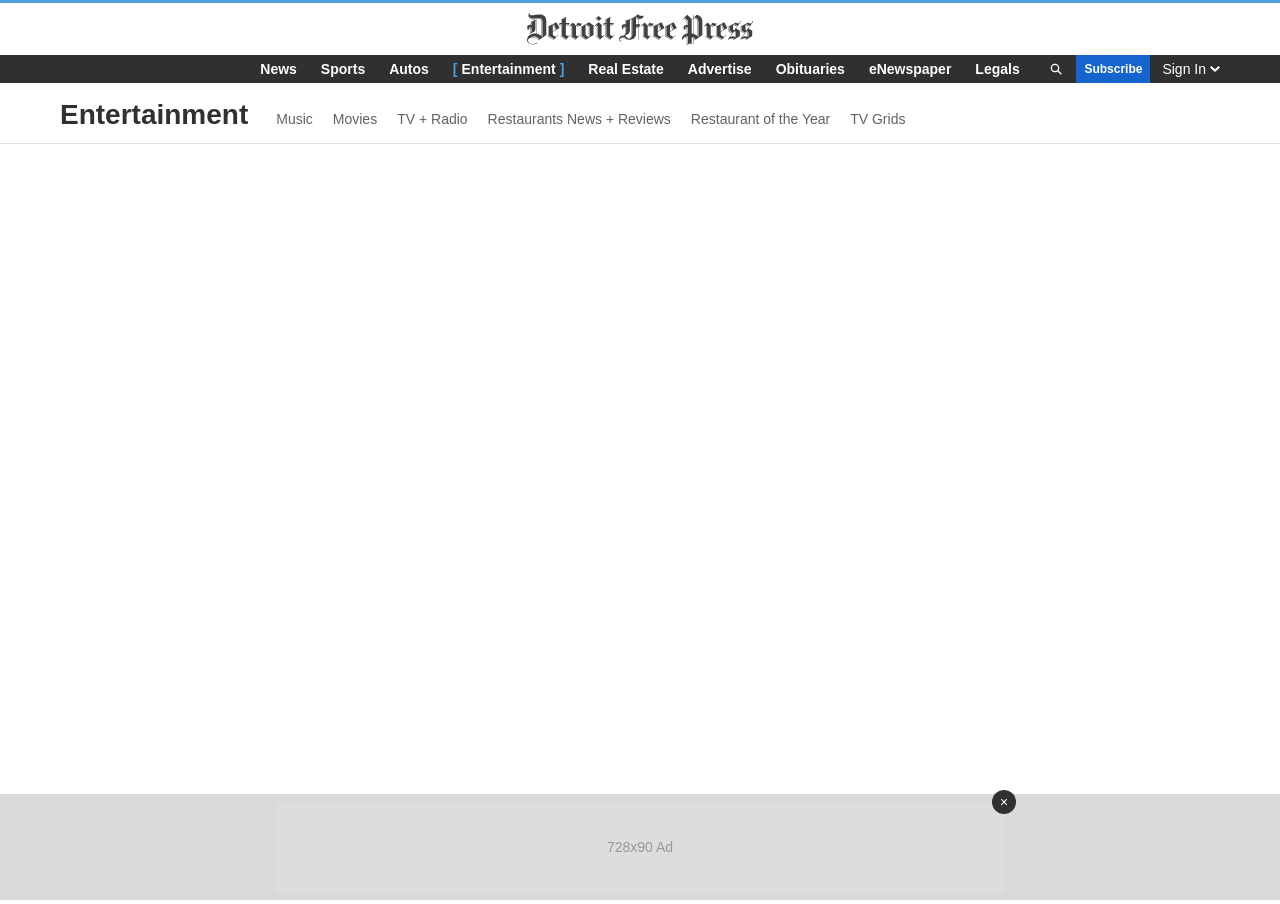
<file: clients/tvinsider/grid-partners/index.html>
<!DOCTYPE html>
<html lang="en">
<head>
  <meta charset="UTF-8">
  <meta name="viewport" content="width=device-width, initial-scale=1.0">
  <title>Entertainment - Detroit Free Press</title>
  <style>
    * {
      margin: 0;
      padding: 0;
      box-sizing: border-box;
    }

    body {
      font-family: -apple-system, BlinkMacSystemFont, "Segoe UI", Roboto, Helvetica, Arial, sans-serif;
      background: #f5f6fa;
    }

    /* Top header bar */
    .header-top {
      display: flex;
      align-items: center;
      justify-content: center;
      background: #fff;
      padding: 10px 20px;
      border-top: 3px solid #4f9fd8;
      min-height: 50px;
    }

    .logo-link {
      display: flex;
      align-items: center;
      text-decoration: none;
    }

    .logo-link img {
      height: 32px;
      width: auto;
    }

    .subscribe-cta {
      display: flex;
      align-items: center;
      gap: 8px;
    }

    .subscribe-cta a {
      text-decoration: none;
      color: #1665cf;
      font-size: 14px;
      font-weight: 700;
      text-transform: uppercase;
      line-height: 1.2;
      text-align: right;
    }

    .subscribe-cta a span {
      display: block;
      font-size: 11px;
      color: #303030;
      font-weight: 400;
      text-transform: none;
    }

    /* Navigation bar */
    .nav-bar {
      background: #303030;
      height: 28px;
    }

    .nav-bar-inner {
      display: flex;
      align-items: center;
      position: relative;
      max-width: 1200px;
      margin: 0 auto;
      height: 100%;
      padding: 0 20px;
    }

    .nav-links {
      display: flex;
      align-items: center;
      justify-content: center;
      gap: 0;
      position: absolute;
      left: 0;
      right: 0;
      pointer-events: none;
    }

    .nav-links a {
      pointer-events: auto;
    }

    .nav-links a {
      color: #fff;
      text-decoration: none;
      font-size: 14px;
      font-weight: 700;
      padding: 0 12px;
      line-height: 28px;
      white-space: nowrap;
      transition: opacity 0.2s;
    }

    .nav-links a:hover {
      opacity: 0.8;
    }

    .nav-links a.active {
      position: relative;
    }

    .nav-links a.active::before {
      content: "[";
      margin-right: 4px;
      color: #4f9fd8;
    }

    .nav-links a.active::after {
      content: "]";
      margin-left: 4px;
      color: #4f9fd8;
    }

    .nav-right {
      display: flex;
      align-items: center;
      gap: 12px;
      margin-left: auto;
      position: relative;
      z-index: 1;
    }

    .nav-right a {
      color: #fff;
      text-decoration: none;
      font-size: 14px;
      line-height: 28px;
      display: flex;
      align-items: center;
      gap: 4px;
      white-space: nowrap;
    }

    .nav-right a:hover {
      opacity: 0.8;
    }

    .nav-right svg {
      width: 16px;
      height: 16px;
      fill: #fff;
    }

    .nav-right .weather-temp {
      font-size: 14px;
    }

    .btn-subscribe {
      background: #1665cf;
      color: #fff !important;
      font-size: 12px !important;
      font-weight: 700;
      padding: 0 8px;
      line-height: 28px;
      border: none;
      cursor: pointer;
    }

    .btn-signin {
      font-size: 14px;
      cursor: pointer;
    }

    .btn-signin svg {
      width: 10px;
      height: 10px;
    }

    /* Section nav */
    .section-nav-wrapper {
      background: #fff;
      border-bottom: 1px solid #e0e0e0;
    }

    .section-nav {
      display: flex;
      align-items: baseline;
      gap: 20px;
      padding: 16px 20px 12px;
      max-width: 1200px;
      margin: 0 auto;
    }

    .section-nav h1 {
      font-size: 28px;
      font-weight: 700;
      color: #303030;
      margin-right: 8px;
    }

    .section-nav a {
      color: #626262;
      text-decoration: none;
      font-size: 14px;
      white-space: nowrap;
    }

    .section-nav a:hover {
      color: #303030;
    }

    /* TV Grid iframe */
    .tv-grid-container {
      width: 100%;
      margin: 0 auto;
      background: #fff;
    }

    .tv-grid-container iframe {
      width: 100%;
      height: calc(100vh - 140px);
      min-height: 600px;
      border: none;
      display: block;
    }

    /* Responsive */
    @media (max-width: 768px) {
      .nav-links a {
        font-size: 12px;
        padding: 0 8px;
      }

      .nav-links a.hide-mobile {
        display: none;
      }

      .subscribe-cta {
        display: none;
      }

      .section-nav {
        flex-wrap: wrap;
        gap: 12px;
        padding: 12px 16px;
      }

      .section-nav h1 {
        font-size: 22px;
        width: 100%;
      }

      .header-top {
        padding: 8px 12px;
      }

      .nav-bar {
        padding: 0 12px;
      }

      .tv-grid-container iframe {
        height: calc(100vh - 120px);
      }
    }

    /* Adhesive ad banner */
    .adhesive-ad {
      position: fixed;
      bottom: 0;
      left: 0;
      right: 0;
      z-index: 1000;
      display: flex;
      justify-content: center;
      background: rgba(0, 0, 0, 0.15);
      padding: 8px 0;
    }

    .adhesive-ad-inner {
      position: relative;
      width: 728px;
      height: 90px;
      background: #ddd;
      display: flex;
      align-items: center;
      justify-content: center;
      color: #999;
      font-size: 14px;
    }

    .adhesive-ad-close {
      position: absolute;
      top: -12px;
      right: -12px;
      width: 24px;
      height: 24px;
      background: #303030;
      color: #fff;
      border: none;
      border-radius: 50%;
      font-size: 14px;
      line-height: 24px;
      text-align: center;
      cursor: pointer;
    }

    .adhesive-ad-close:hover {
      background: #000;
    }

    .adhesive-ad.hidden {
      display: none;
    }
  </style>
</head>
<body>

  <!-- Header -->
  <header>
    <!-- Top bar with logo -->
    <div class="header-top">
      <a class="logo-link" href="https://www.freep.com/" aria-label="Detroit Free Press">
        <img src="logo.svg" alt="Detroit Free Press">
      </a>
    </div>

    <!-- Dark navigation bar -->
    <nav class="nav-bar">
      <div class="nav-bar-inner">
      <div class="nav-links">
        <a href="https://www.freep.com/news/">News</a>
        <a href="https://www.freep.com/sports/">Sports</a>
        <a href="https://www.freep.com/autos/">Autos</a>
        <a href="https://www.freep.com/entertainment/" class="active">Entertainment</a>
        <a href="https://www.freep.com/real-estate/" class="hide-mobile">Real Estate</a>
        <a href="https://advertising.usatoday.com/" class="hide-mobile">Advertise</a>
        <a href="https://www.freep.com/obituaries/" class="hide-mobile">Obituaries</a>
        <a href="https://user.freep.com/user/enewspaper" class="hide-mobile">eNewspaper</a>
        <a href="https://www.freep.com/public-notices" class="hide-mobile">Legals</a>
      </div>
      <div class="nav-right">
        <a href="https://www.freep.com/search/" aria-label="Search">
          <svg viewBox="0 0 24 24"><path d="M15.75 14.33l4.96 4.96-1.42 1.42-4.96-4.96a6.5 6.5 0 1 1 1.41-1.41zM10.5 15a4.5 4.5 0 1 0 0-9 4.5 4.5 0 0 0 0 9z"></path></svg>
        </a>
        <a href="https://subscribe.freep.com/" class="btn-subscribe">Subscribe</a>
        <a href="https://login.freep.com/" class="btn-signin">Sign In
          <svg viewBox="0 0 10 6"><path d="M5 3.35L8.64 0 10 1.4 5 6 0 1.4 1.36 0z"></path></svg>
        </a>
      </div>
      </div>
    </nav>

    <!-- Section navigation -->
    <div class="section-nav-wrapper">
    <nav class="section-nav">
      <h1>Entertainment</h1>
      <a href="https://www.freep.com/entertainment/music/">Music</a>
      <a href="https://www.freep.com/entertainment/movies/">Movies</a>
      <a href="https://www.freep.com/entertainment/tv-radio/">TV + Radio</a>
      <a href="https://www.freep.com/entertainment/restaurant-news-reviews/">Restaurants News + Reviews</a>
      <a href="https://www.freep.com/entertainment/restaurant-of-the-year/">Restaurant of the Year</a>
      <a href="#">TV Grids</a>
    </nav>
    </div>
  </header>

  <!-- TV Grid -->
  <div class="tv-grid-container">
    <iframe
      src="https://tvlistings.gracenote.com/grid-affiliates.html?aid=tmsmil"
      title="TV Listings"
      allowfullscreen
    ></iframe>
  </div>

  <!-- Adhesive Ad -->
  <div class="adhesive-ad" id="adhesiveAd">
    <div class="adhesive-ad-inner">
      <button class="adhesive-ad-close" onclick="document.getElementById('adhesiveAd').classList.add('hidden')">&times;</button>
      728x90 Ad
    </div>
  </div>

</body>
</html>
</file>
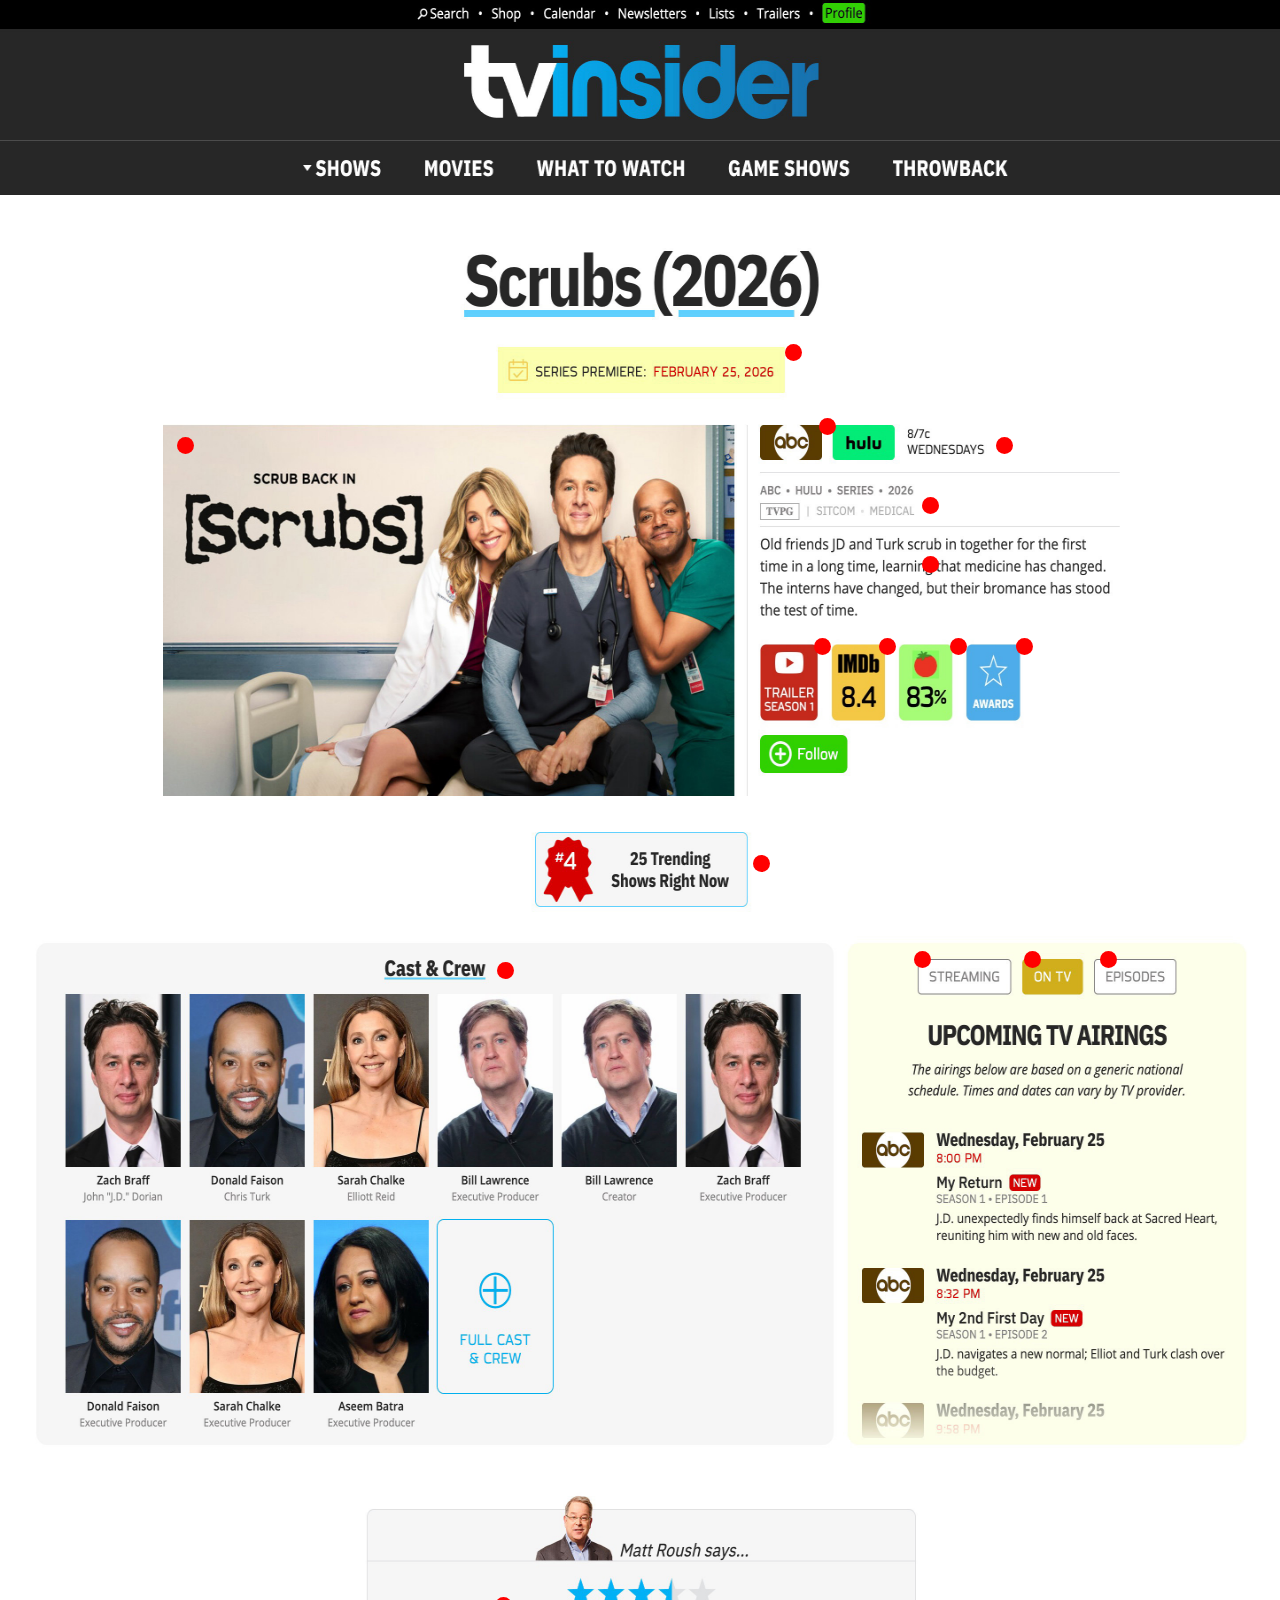
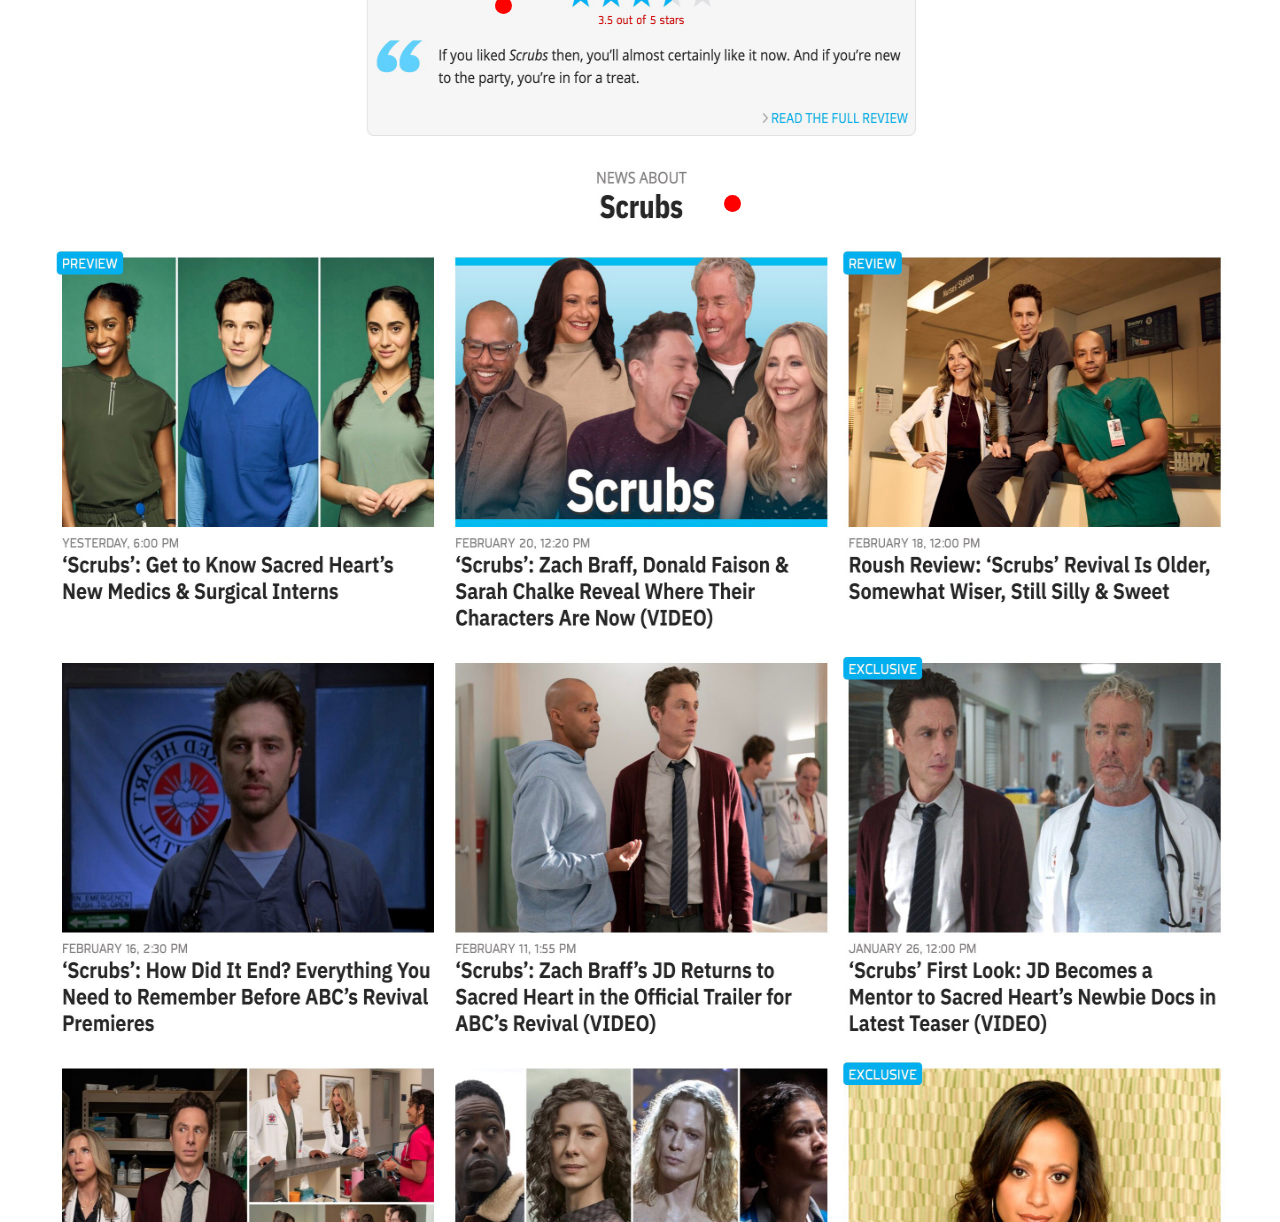
<file: clients/tvinsider/show-page/index.html>
<!DOCTYPE html>
<html lang="en">
<head>
    <meta charset="UTF-8">
    <meta name="viewport" content="width=device-width, initial-scale=1.0">
    <title>Show Page</title>
    <style>
        body {
            margin: 0;
            display: flex;
            justify-content: center;
            align-items: center;
            min-height: 100vh;
            background: #f0f0f0;
        }
        .image-container {
            position: relative;
            width: 1445px;
            height: 2822px;
        }
        .image-container img {
            width: 100%;
            height: 100%;
            display: block;
        }
        .hotspot {
            position: absolute;
            z-index: 10;
            padding: 10px;
            margin: -10px;
        }
        .dot {
            width: 17px;
            height: 17px;
            background: #ff0000;
            border-radius: 50%;
            cursor: pointer;
            animation: pulse 2s ease-in-out infinite;
        }
        @keyframes pulse {
            0%, 100% {
                box-shadow: 0 0 4px 2px rgba(255, 0, 0, 0.4);
            }
            50% {
                box-shadow: 0 0 12px 6px rgba(255, 0, 0, 0.7);
            }
        }
        .tooltip {
            display: none;
            position: absolute;
            z-index: 20;
            top: 50%;
            left: calc(100% + 12px);
            transform: translateY(-50%);
            background: rgba(0, 0, 0, 0.85);
            color: #fff;
            padding: 12px 16px;
            border-radius: 8px;
            font-family: -apple-system, BlinkMacSystemFont, "Segoe UI", Roboto, sans-serif;
            font-size: 14px;
            line-height: 1.5;
            max-width: 280px;
            width: max-content;
            white-space: normal;
            pointer-events: none;
        }
        .hotspot:hover {
            z-index: 100;
        }
        .hotspot:hover .tooltip {
            display: block;
        }
    </style>
</head>
<body>
    <div class="image-container">
        <img src="scrubs-show-page.jpg?v=2" alt="Scrubs Show Page">

        <!-- Premiere Date -->
        <div class="hotspot" style="left: 61.3%; top: 12.2%">
            <div class="dot"></div>
            <div class="tooltip"><strong>Premiere Date</strong><br>This is manually entered.</div>
        </div>

        <!-- Networks -->
        <div class="hotspot" style="left: 64.0%; top: 14.8%">
            <div class="dot"></div>
            <div class="tooltip"><strong>Networks</strong><br>Networks are manually added, as are the links to the pages on their sites.</div>
        </div>

        <!-- Recurrence -->
        <div class="hotspot" style="left: 77.8%; top: 15.5%">
            <div class="dot"></div>
            <div class="tooltip"><strong>Recurrence</strong><br>The time recurrence is added manually.</div>
        </div>

        <!-- Metadata -->
        <div class="hotspot" style="left: 72.0%; top: 17.6%">
            <div class="dot"></div>
            <div class="tooltip"><strong>Metadata</strong><br>The genre tags and ratings are pulled in from gracenote. The networks are manually entered. The year is from gracenote, but can be manually overwritten.</div>
        </div>

        <!-- Description -->
        <div class="hotspot" style="left: 72.0%; top: 19.7%">
            <div class="dot"></div>
            <div class="tooltip"><strong>Description</strong><br>This is often manually entered at first, and then a better gracenote one eventually comes in. Sometimes that is edited a little bit to best convey the show.</div>
        </div>

        <!-- Lists -->
        <div class="hotspot" style="left: 58.8%; top: 30.3%">
            <div class="dot"></div>
            <div class="tooltip"><strong>Lists</strong><br>These are editorial content and they appear automatically.</div>
        </div>

        <!-- Episodes -->
        <div class="hotspot" style="left: 85.9%; top: 33.7%">
            <div class="dot"></div>
            <div class="tooltip"><strong>Episodes</strong><br>This comes in via gracenote.</div>
        </div>

        <!-- TV Schedule -->
        <div class="hotspot" style="left: 80.0%; top: 33.7%">
            <div class="dot"></div>
            <div class="tooltip"><strong>TV Schedule</strong><br>This comes in via gracenote.</div>
        </div>

        <!-- Streaming -->
        <div class="hotspot" style="left: 71.4%; top: 33.7%">
            <div class="dot"></div>
            <div class="tooltip"><strong>Streaming</strong><br>The streaming sources come in from JustWatch. The IDs are manually entered.</div>
        </div>

        <!-- Cast & Crew -->
        <div class="hotspot" style="left: 38.8%; top: 34.1%">
            <div class="dot"></div>
            <div class="tooltip"><strong>Cast &amp; Crew</strong><br>This comes from gracenote.</div>
        </div>

        <!-- News -->
        <div class="hotspot" style="left: 56.6%; top: 63.6%">
            <div class="dot"></div>
            <div class="tooltip"><strong>News</strong><br>This is editorial content for the page.</div>
        </div>

        <!-- Review -->
        <div class="hotspot" style="left: 38.7%; top: 56.6%">
            <div class="dot"></div>
            <div class="tooltip"><strong>Review</strong><br>This is editorial content that comes in automatically.</div>
        </div>

        <!-- Key Art -->
        <div class="hotspot" style="left: 13.8%; top: 15.5%">
            <div class="dot"></div>
            <div class="tooltip"><strong>Key Art</strong><br>Key art usually starts off coming from TVI editorial. As the show gets closer to premiere, it gets swapped out for Gracenote images.</div>
        </div>

        <!-- YouTube -->
        <div class="hotspot" style="left: 63.6%; top: 22.6%">
            <div class="dot"></div>
            <div class="tooltip"><strong>YouTube</strong><br>The YouTube links are manually entered and the label (type/season) is also added then.</div>
        </div>

        <!-- Rotten Tomatoes -->
        <div class="hotspot" style="left: 74.2%; top: 22.6%">
            <div class="dot"></div>
            <div class="tooltip"><strong>RottenTomatoes</strong><br>The RottenTomatoes IDs are manually entered and the scores are updated on-demand.</div>
        </div>

        <!-- Awards -->
        <div class="hotspot" style="left: 79.4%; top: 22.6%">
            <div class="dot"></div>
            <div class="tooltip"><strong>Awards</strong><br>Awards data comes from Gracenote.</div>
        </div>

        <!-- IMDB Icon -->
        <div class="hotspot" style="left: 68.7%; top: 22.6%">
            <div class="dot"></div>
            <div class="tooltip"><strong>IMDB</strong><br>The IMDB ID is manually entered. The IMDB Score gets pulled in via the Open Movie Database.</div>
        </div>
    </div>
</body>
</html>
</file>
